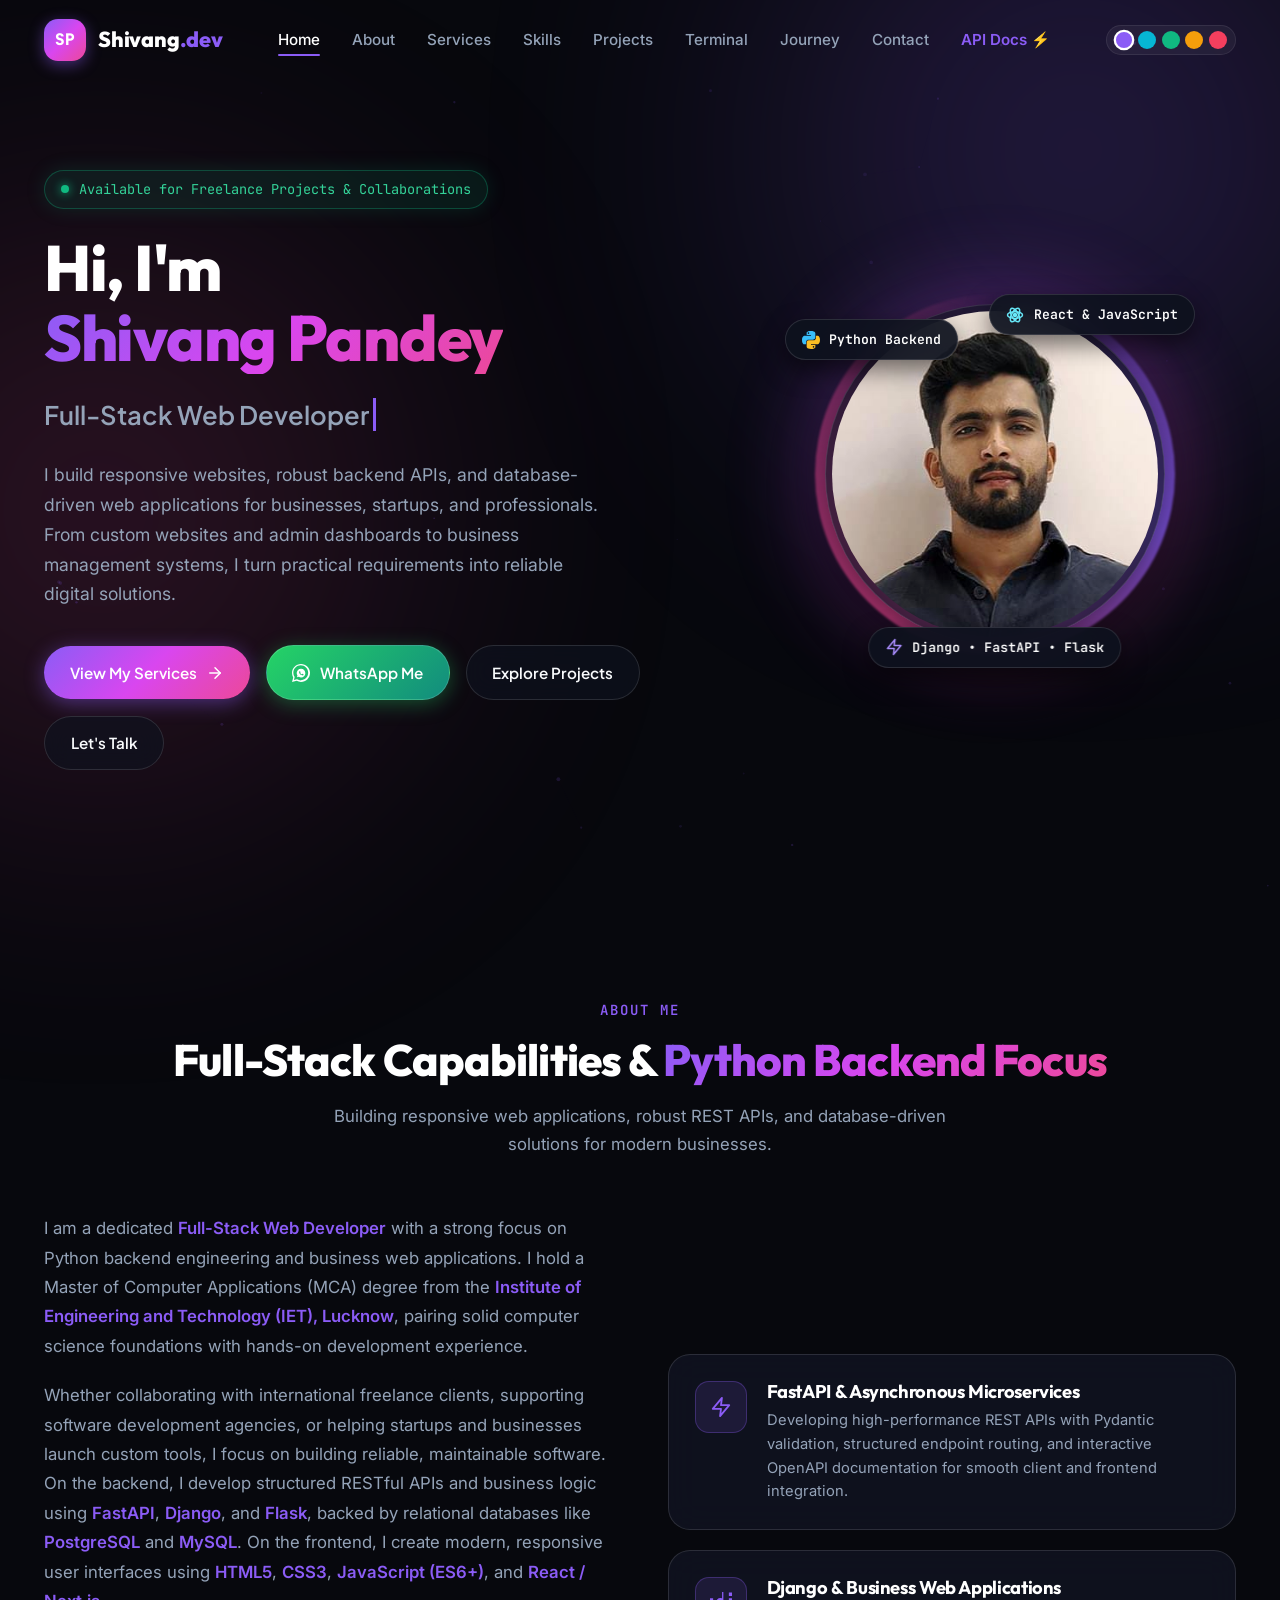
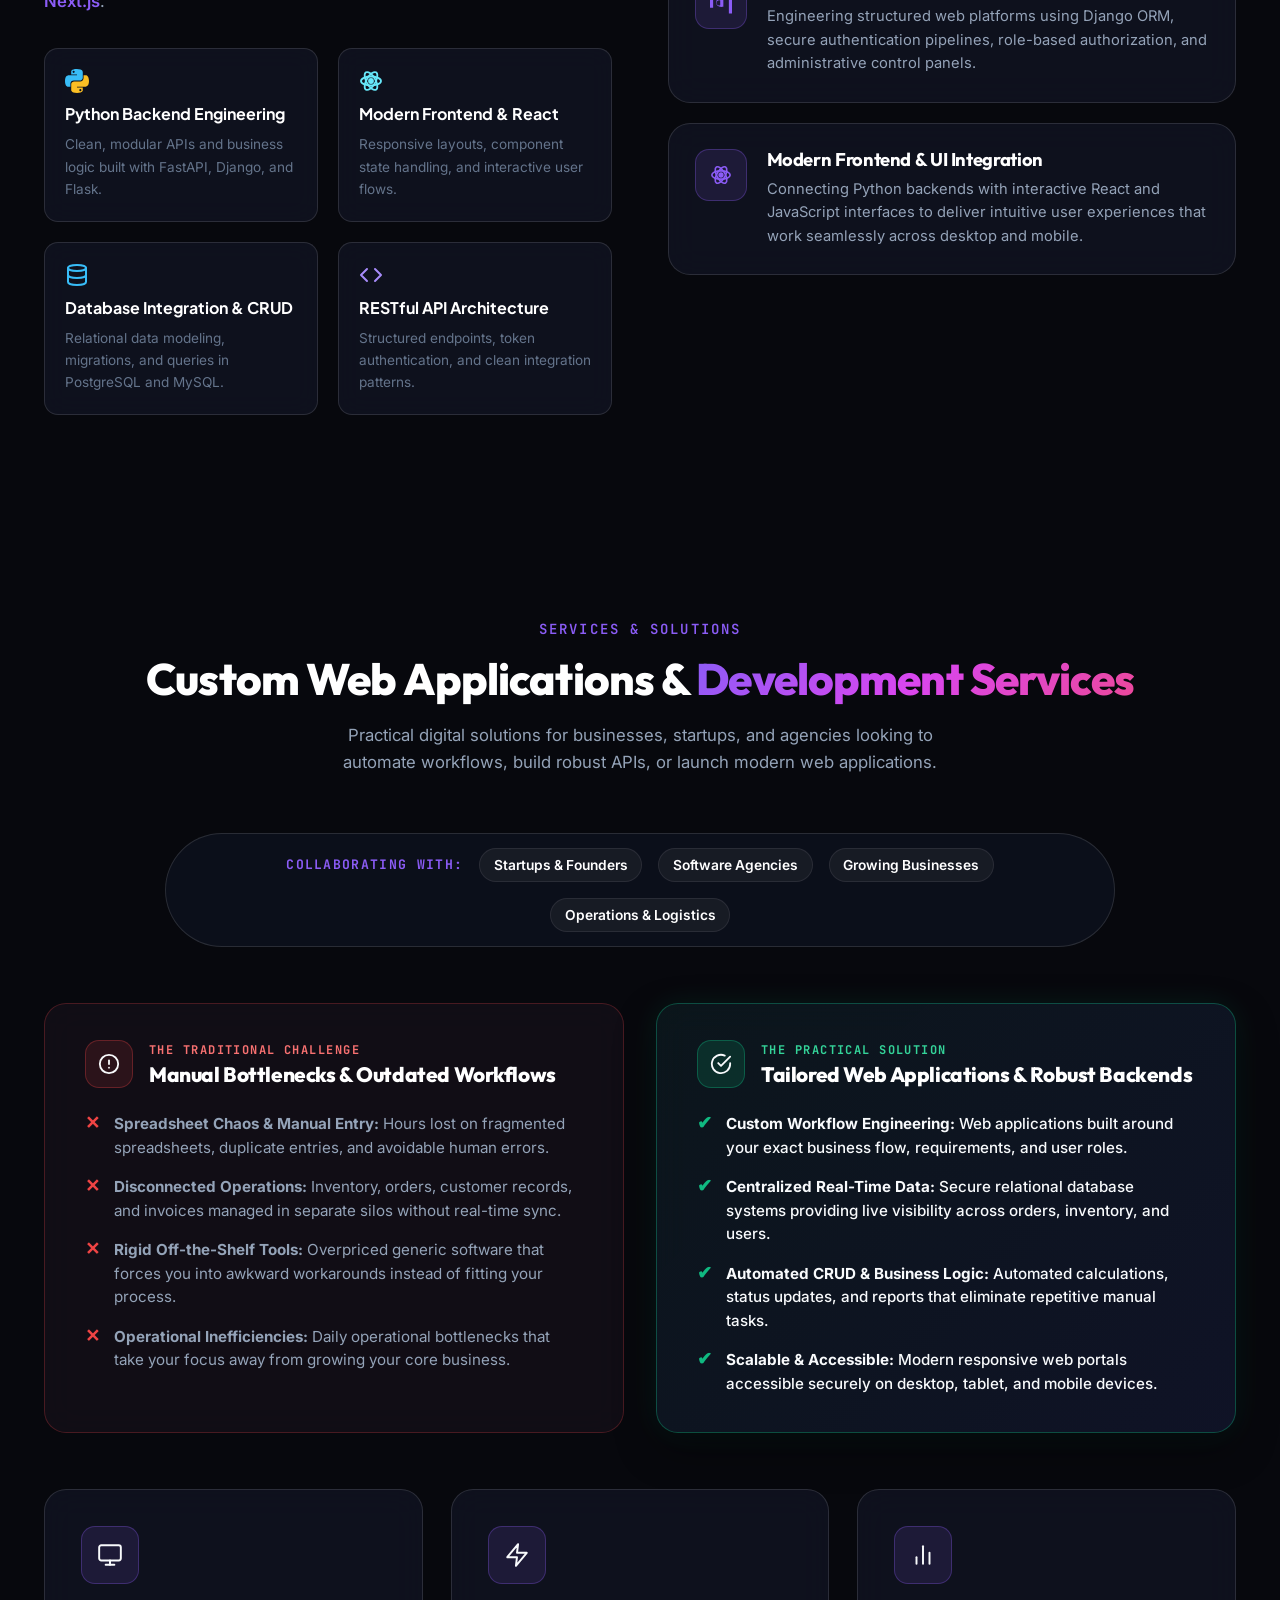
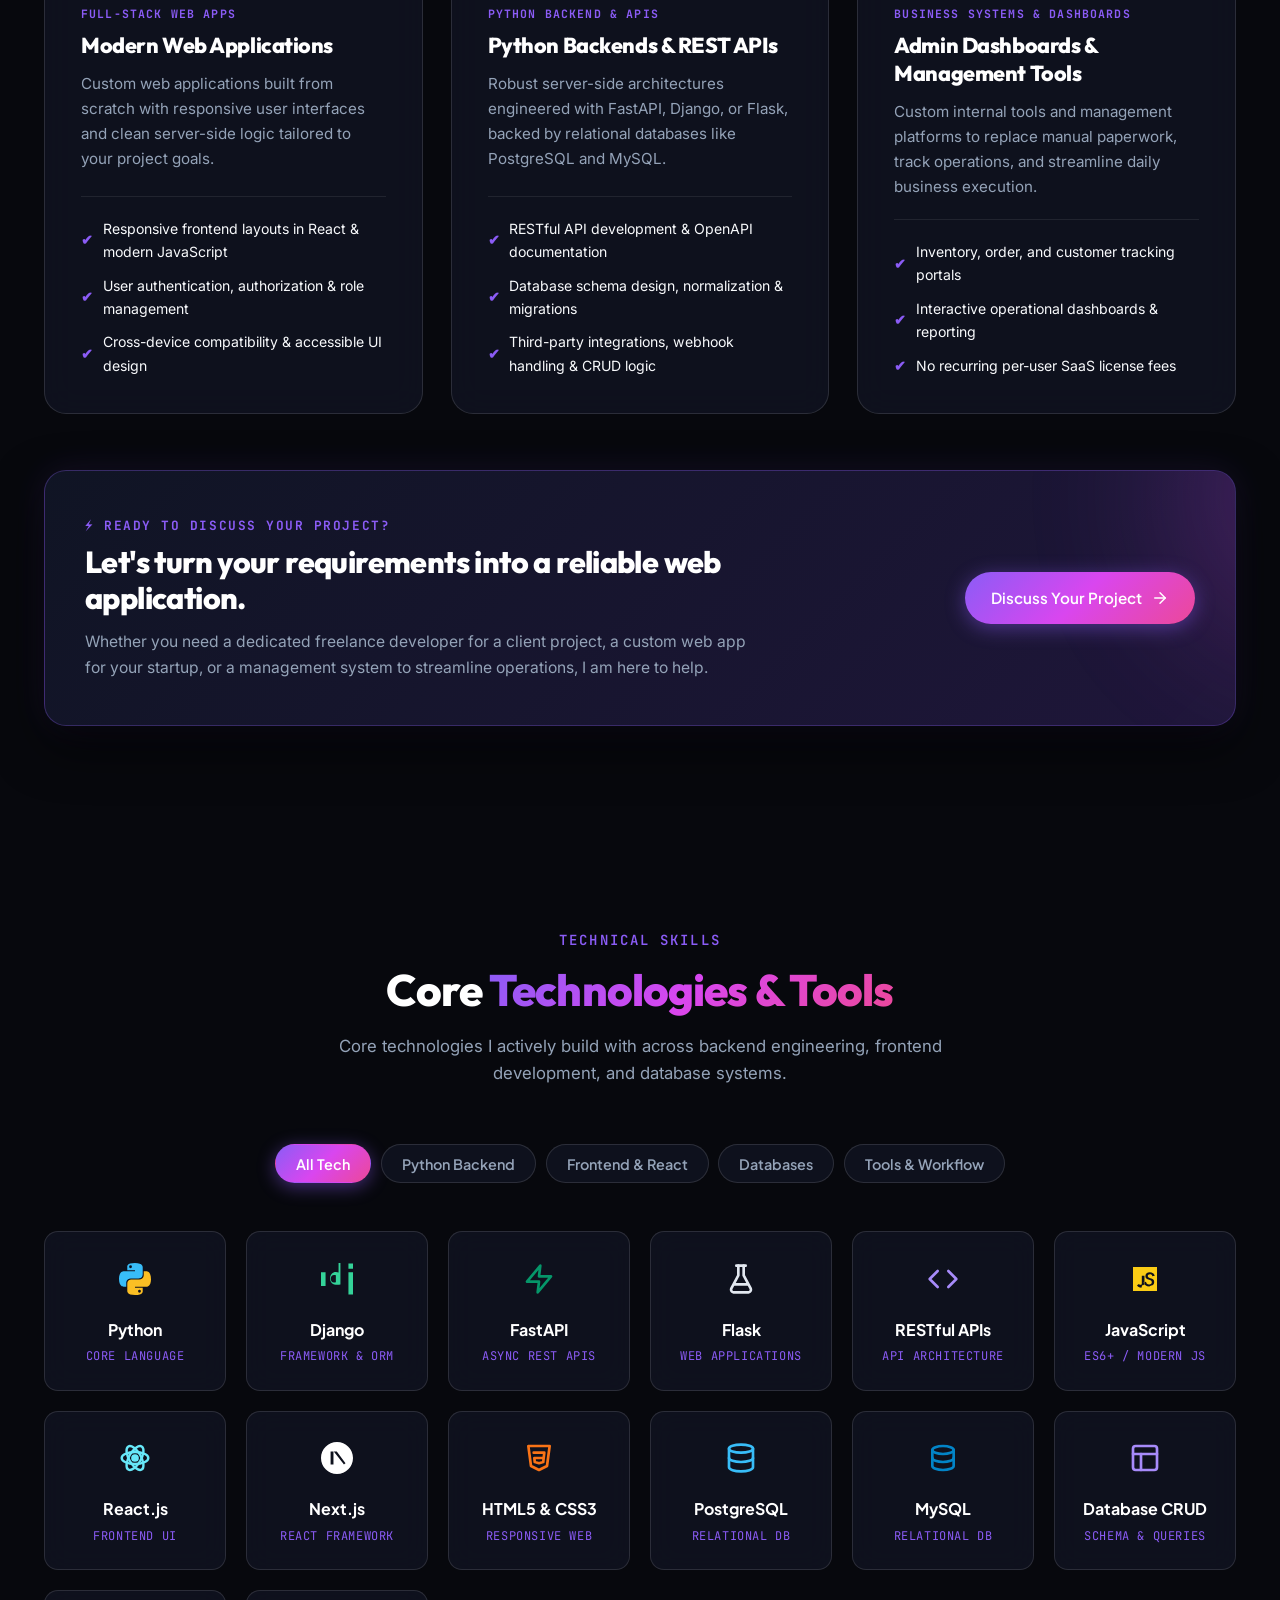
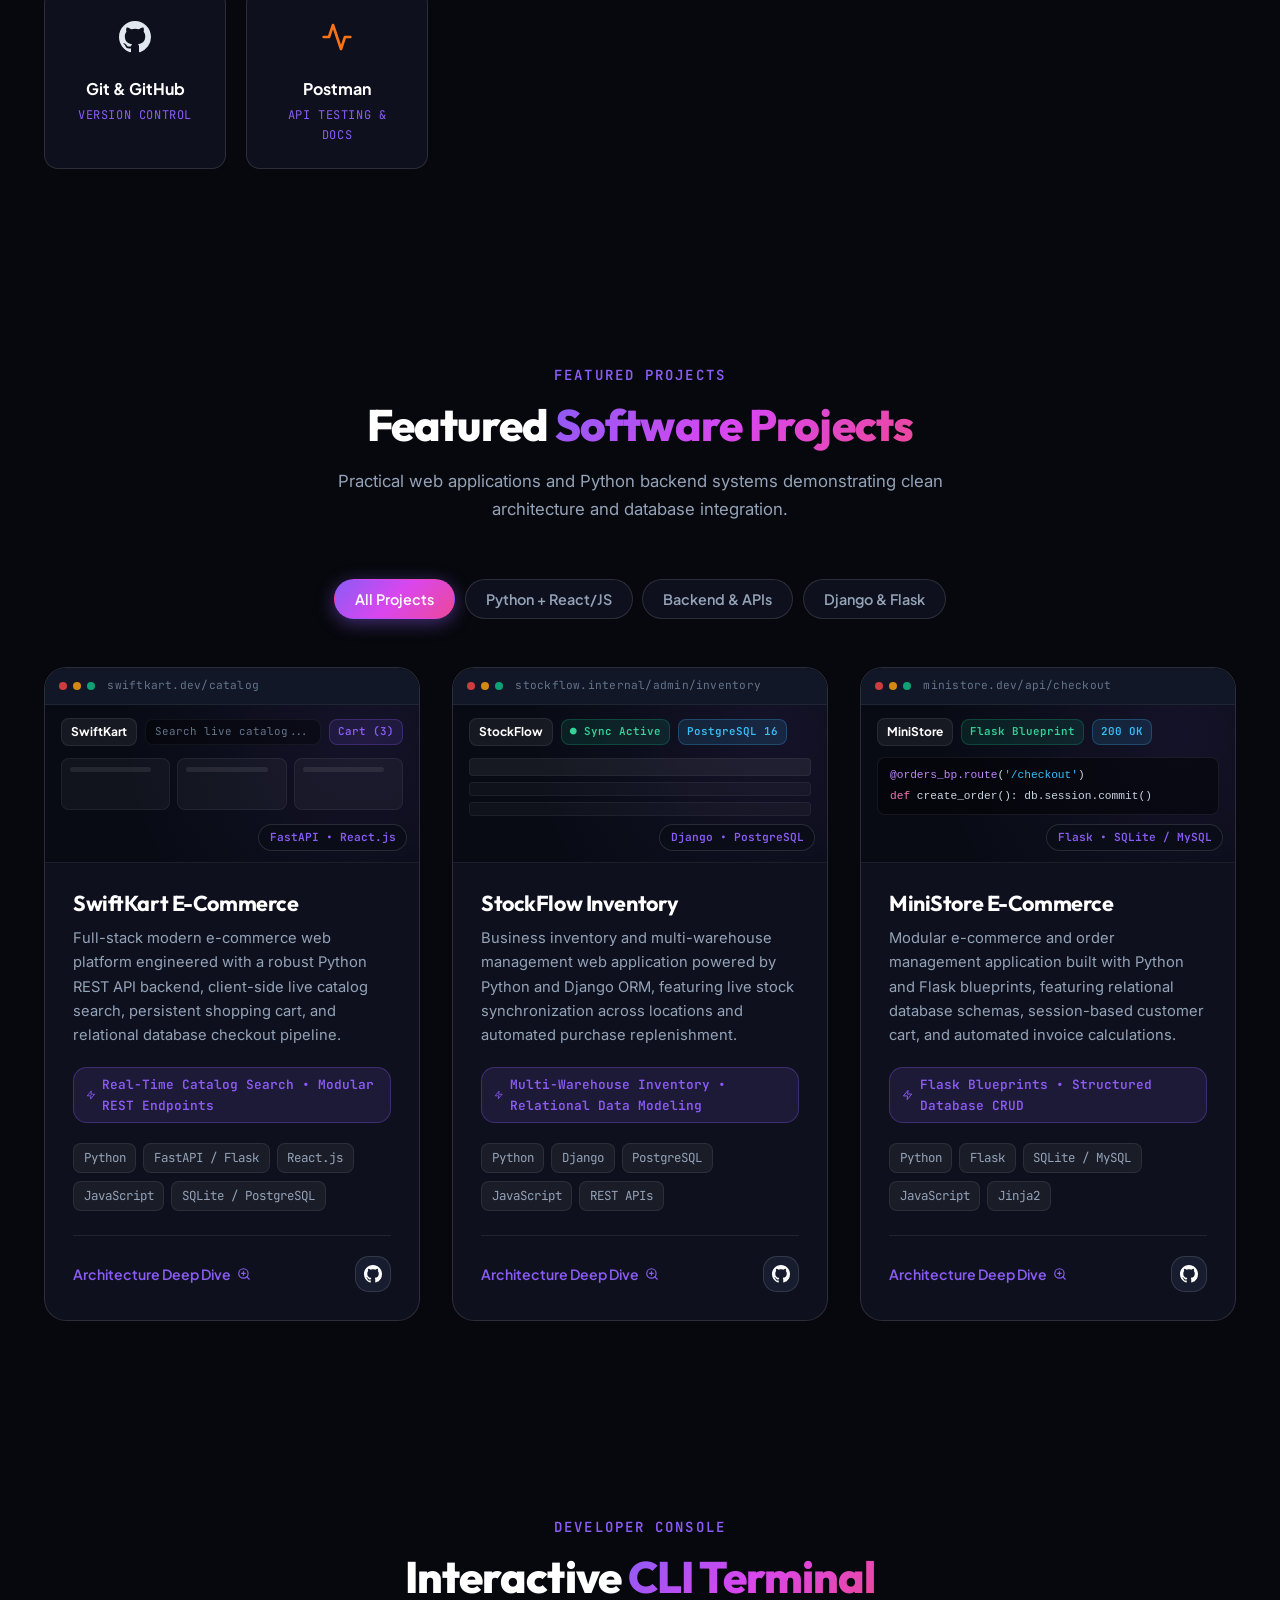
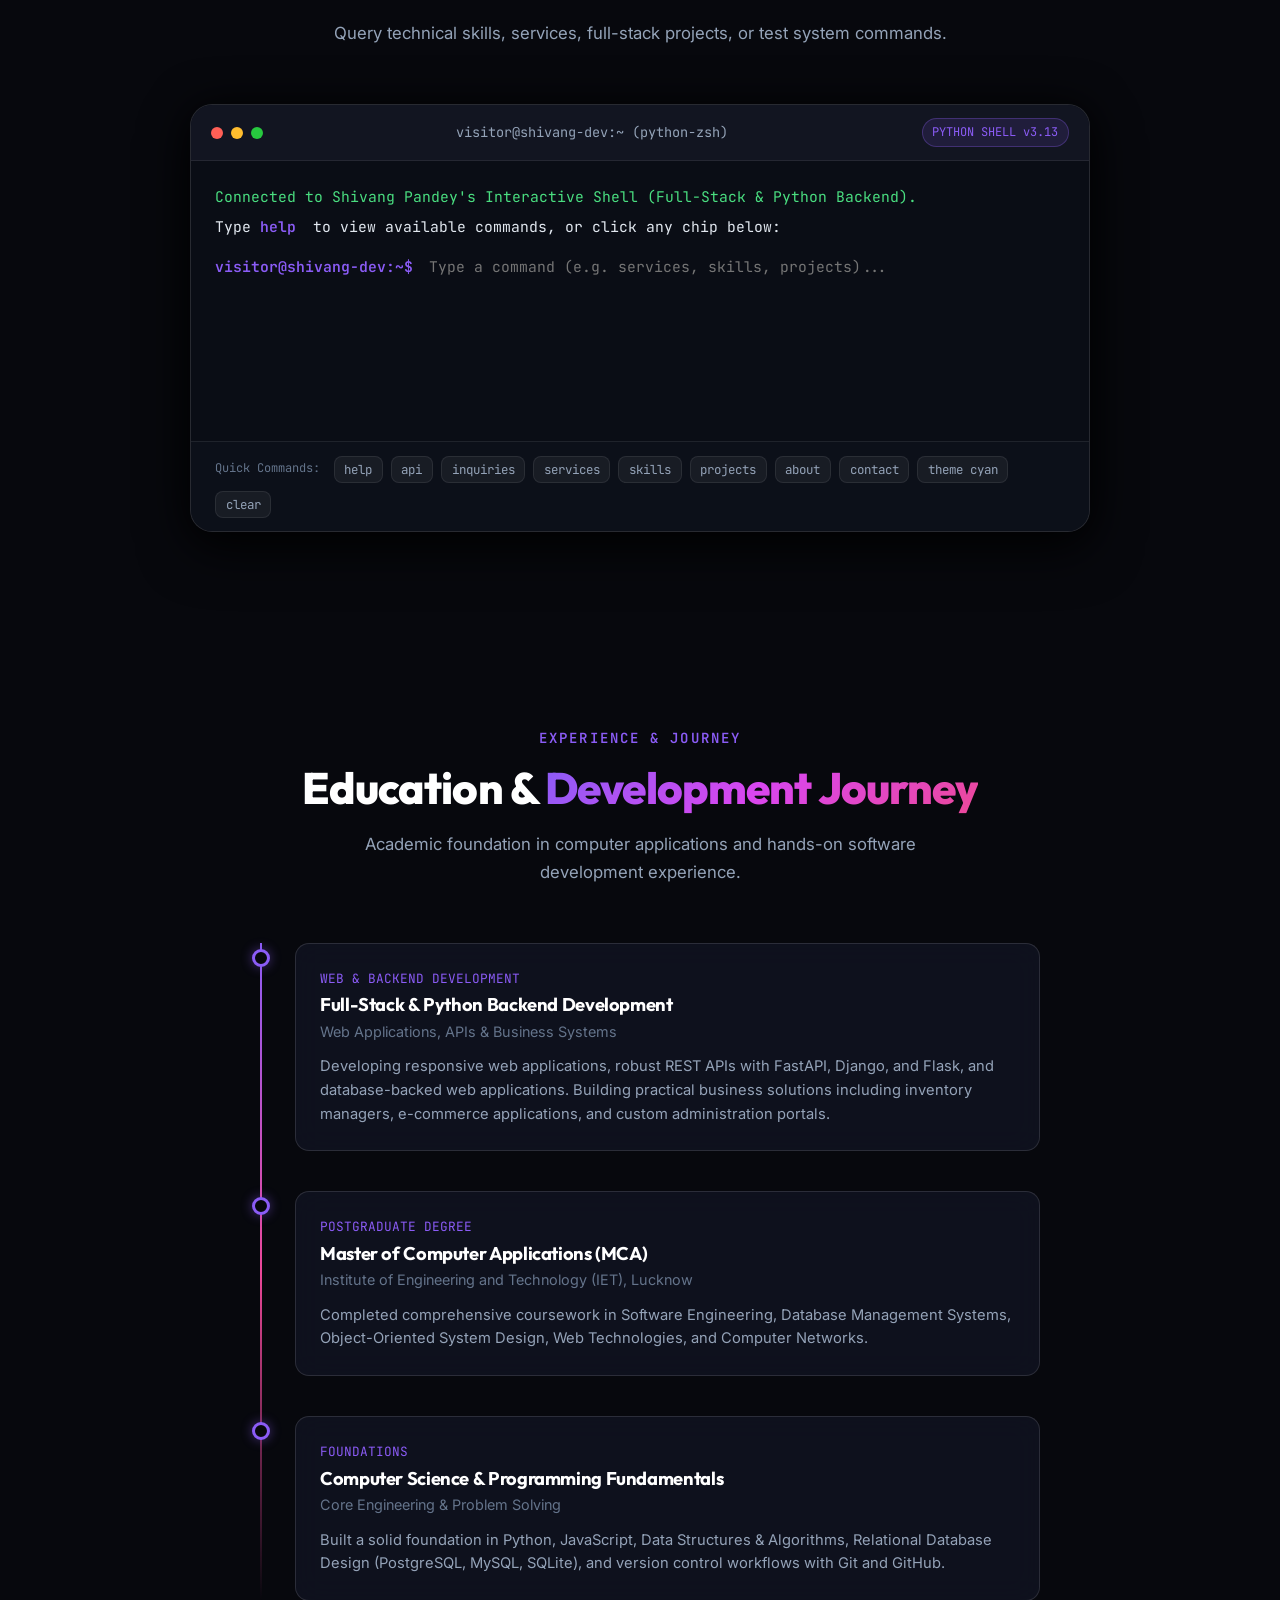
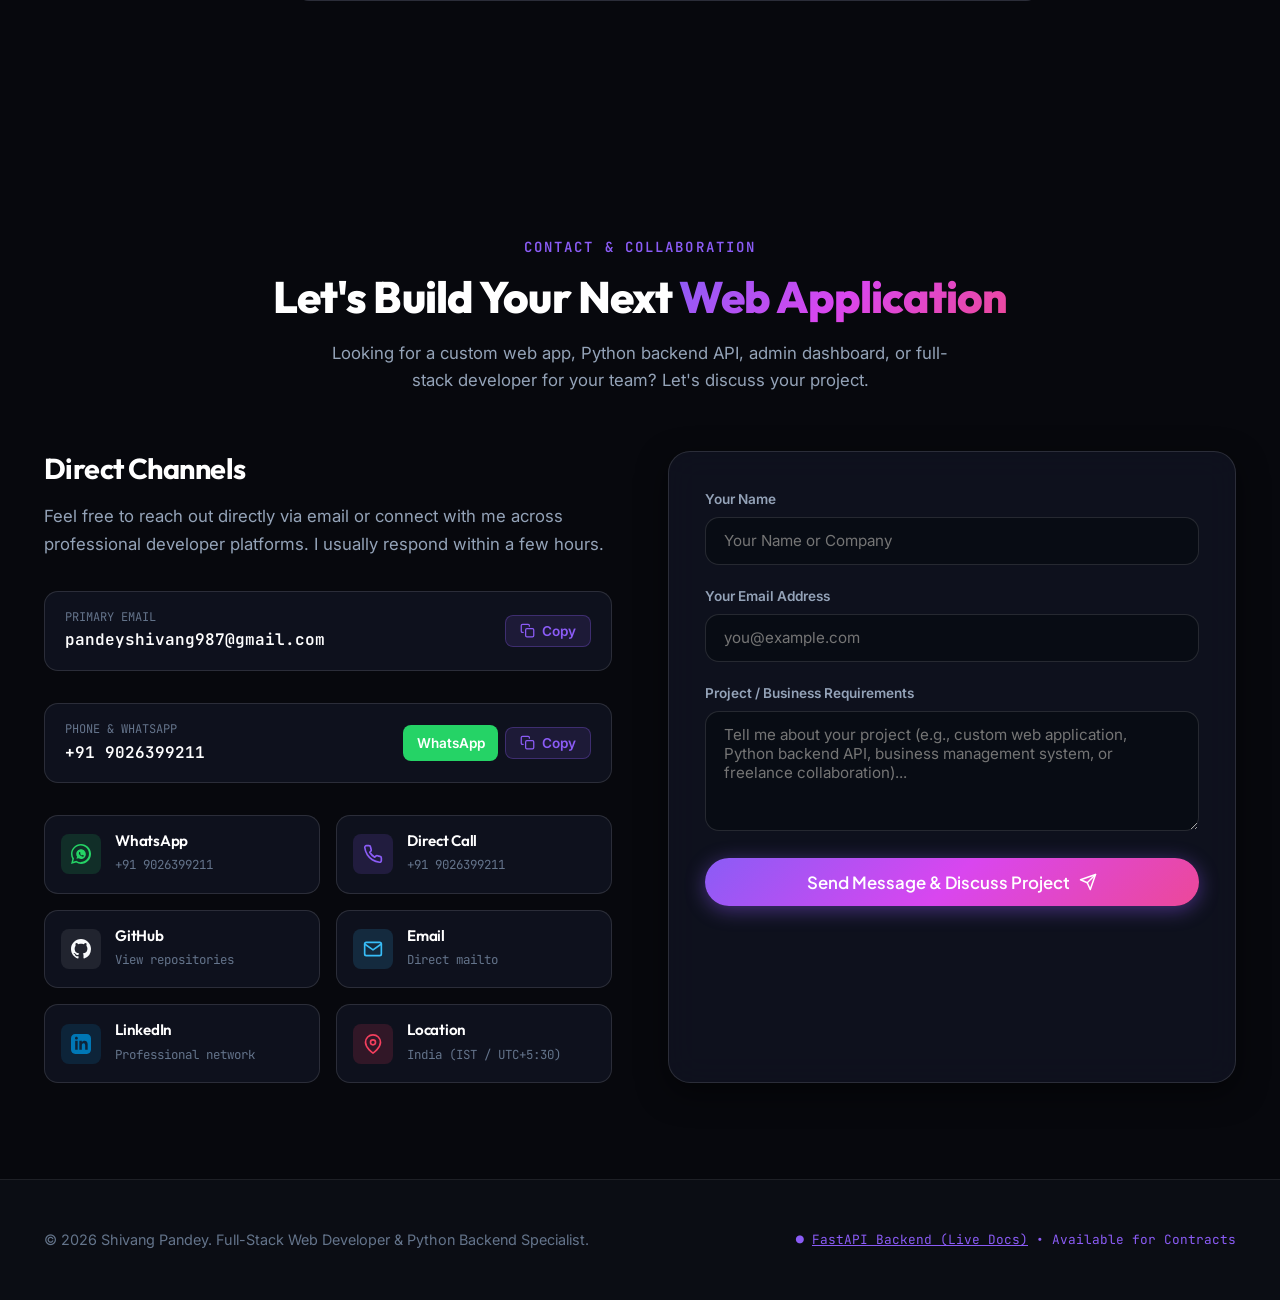
<file: index.html>
<!DOCTYPE html>
<html lang="en">
<head>
  <meta charset="UTF-8">
  <meta name="viewport" content="width=device-width, initial-scale=1.0">
  <title>Shivang Pandey | Full-Stack Web Developer &amp; Python Backend Specialist</title>
  <meta name="description" content="Official portfolio of Shivang Pandey - Full-Stack Web Developer specializing in Python backend development (FastAPI, Django, Flask), modern web applications (React, JavaScript), and custom business solutions.">
  <meta name="keywords" content="Shivang Pandey, Full-Stack Web Developer, Python Backend Developer, Django, FastAPI, Flask, React, JavaScript, REST APIs, PostgreSQL, MySQL">
  <meta name="author" content="Shivang Pandey">
  <meta name="theme-color" content="#08090e">

  <!-- OpenGraph Meta Tags -->
  <meta property="og:title" content="Shivang Pandey | Full-Stack Web Developer &amp; Python Backend Specialist">
  <meta property="og:description" content="Explore custom web applications, robust Python backends (FastAPI, Django, Flask), React/JS frontends, and database solutions built by Shivang Pandey.">
  <meta property="og:image" content="assets/images/profile.jpg">
  <meta property="og:type" content="website">

  <!-- Favicon (SVG Data URI) -->
  <link rel="icon" href="data:image/svg+xml,<svg xmlns='http://www.w3.org/2000/svg' viewBox='0 0 100 100'><rect width='100' height='100' rx='20' fill='%238b5cf6'/><text x='50%' y='65%' font-size='55' font-weight='bold' fill='%23ffffff' text-anchor='middle' font-family='sans-serif'>SP</text></svg>">

  <!-- Stylesheet -->
  <link rel="stylesheet" href="css/style.css">
</head>
<body>

  <!-- Interactive Constellation Canvas Background -->
  <canvas id="particle-canvas"></canvas>

  <!-- Ambient Radial Glow Orbs -->
  <div class="ambient-glow ambient-glow-1"></div>
  <div class="ambient-glow ambient-glow-2"></div>

  <!-- ==========================================================================
       Glassmorphism Navigation Header
       ========================================================================== -->
  <header class="header">
    <div class="container nav-container">
      <!-- Brand Logo -->
      <a href="#home" class="brand-logo" aria-label="Shivang Pandey Home">
        <div class="logo-icon-wrap">SP</div>
        <span class="logo-text">Shivang<span class="logo-sub">.dev</span></span>
      </a>

      <!-- Desktop Navigation Menu -->
      <ul class="nav-links" id="nav-links">
        <li><a href="#home" class="nav-link active">Home</a></li>
        <li><a href="#about" class="nav-link">About</a></li>
        <li><a href="#services" class="nav-link">Services</a></li>
        <li><a href="#skills" class="nav-link">Skills</a></li>
        <li><a href="#projects" class="nav-link">Projects</a></li>
        <li><a href="#terminal" class="nav-link">Terminal</a></li>
        <li><a href="#journey" class="nav-link">Journey</a></li>
        <li><a href="#contact" class="nav-link">Contact</a></li>
        <li><a href="/docs" target="_blank" class="nav-link" title="FastAPI Interactive Swagger Docs" style="color: var(--accent-primary); font-weight: 600;">API Docs ⚡</a></li>
      </ul>

      <!-- Nav Actions (Theme Switcher + Resume CTA) -->
      <div class="nav-actions">
        <!-- Dynamic Theme Accent Picker -->
        <div class="theme-picker" title="Switch Accent Theme">
          <div class="theme-dot active" data-pick="violet" title="Electric Violet"></div>
          <div class="theme-dot" data-pick="cyan" title="Cyber Cyan"></div>
          <div class="theme-dot" data-pick="emerald" title="Matrix Emerald"></div>
          <div class="theme-dot" data-pick="amber" title="Neon Amber"></div>
          <div class="theme-dot" data-pick="rose" title="Sunset Rose"></div>
        </div>

        <!-- Download Resume Action (Temporarily hidden - restore upon request)
        <a href="assets/resume.pdf" target="_blank" download="Shivang_Pandey_Resume.pdf" class="btn btn-secondary" style="padding: 0.55rem 1.1rem; font-size: 0.85rem;">
          <svg width="16" height="16" viewBox="0 0 24 24" fill="none" stroke="currentColor" stroke-width="2" stroke-linecap="round" stroke-linejoin="round"><path d="M21 15v4a2 2 0 0 1-2 2H5a2 2 0 0 1-2-2v-4"></path><polyline points="7 10 12 15 17 10"></polyline><line x1="12" y1="15" x2="12" y2="3"></line></svg>
          <span>CV</span>
        </a>
        -->

        <!-- Mobile Hamburger Button -->
        <div class="mobile-toggle" id="mobile-toggle" aria-label="Toggle navigation menu">
          <span></span>
          <span></span>
          <span></span>
        </div>
      </div>
    </div>
  </header>

  <main>
    <!-- ==========================================================================
         Hero Section - Profile Photo, Bio & Live Counter Stats
         ========================================================================== -->
    <section class="hero" id="home">
      <div class="container hero-grid">
        <!-- Hero Information Left -->
        <div class="hero-content">
          <!-- Availability Status Pill -->
          <div class="hero-badge">
            <span class="status-pulse"></span>
            <span>Available for Freelance Projects &amp; Collaborations</span>
          </div>

          <h1 class="hero-title">
            Hi, I'm <br>
            <span class="gradient-text">Shivang Pandey</span>
          </h1>

          <!-- Typewriter Dynamic Headline -->
          <div class="hero-subtitle">
            <span id="typewriter-text"></span>
            <span class="typewriter-cursor"></span>
          </div>

          <p class="hero-description">
            I build responsive websites, robust backend APIs, and database-driven web applications for businesses, startups, and professionals. From custom websites and admin dashboards to business management systems, I turn practical requirements into reliable digital solutions.
          </p>

          <!-- Hero Action CTAs -->
          <div class="hero-actions">
            <a href="#services" class="btn btn-primary">
              <span>View My Services</span>
              <svg width="18" height="18" viewBox="0 0 24 24" fill="none" stroke="currentColor" stroke-width="2" stroke-linecap="round" stroke-linejoin="round"><line x1="5" y1="12" x2="19" y2="12"></line><polyline points="12 5 19 12 12 19"></polyline></svg>
            </a>
            <a href="https://wa.me/919026399211?text=Hi%20Shivang,%20I%20saw%20your%20portfolio%20and%20would%20like%20to%20discuss%20a%20project" target="_blank" rel="noopener noreferrer" class="btn btn-whatsapp" id="hero-whatsapp-btn" title="Chat on WhatsApp (+91 9026399211)">
              <svg width="18" height="18" viewBox="0 0 24 24" fill="currentColor"><path d="M12.031 6.172c-3.181 0-5.767 2.586-5.768 5.766-.001 1.298.38 2.27 1.019 3.287l-.711 2.598 2.669-.699c.969.54 1.771.83 2.791.83 3.182 0 5.768-2.587 5.768-5.766.001-3.18-2.585-5.816-5.768-5.816zm3.364 8.212c-.14.394-.712.723-1.002.766-.279.041-.635.078-1.85-.424-1.464-.606-2.42-2.112-2.493-2.209-.072-.098-.59-.785-.59-1.498 0-.712.373-1.063.506-1.206.133-.143.29-.179.387-.179.097 0 .193.001.277.006.088.005.207-.033.323.245.12.288.411 1.002.447 1.075.036.073.06.158.012.255-.048.097-.072.158-.144.242-.072.085-.152.19-.217.255-.072.072-.148.151-.063.297.085.145.378.623.811 1.009.559.497 1.03.651 1.176.724.145.072.23.06.315-.037.084-.097.362-.424.459-.57.096-.145.193-.12.325-.072.133.048.846.399.991.472.145.072.241.109.277.169.036.06.036.35-.104.744zM12.004 0C5.383 0 0 5.383 0 12.005c0 2.113.55 4.173 1.597 5.986L.069 23.94l6.096-1.599c1.75 1.004 3.743 1.536 5.839 1.536 6.621 0 12.004-5.383 12.004-12.005C24.008 5.383 18.625 0 12.004 0zm0 21.879c-1.834 0-3.633-.493-5.205-1.425l-.373-.222-3.864 1.013 1.031-3.766-.244-.388c-1.025-1.632-1.567-3.522-1.567-5.467 0-5.452 4.436-9.888 9.89-9.888 5.454 0 9.889 4.436 9.889 9.888 0 5.453-4.435 9.889-9.889 9.889z"/></svg>
              <span>WhatsApp Me</span>
            </a>
            <a href="#projects" class="btn btn-secondary">
              <span>Explore Projects</span>
            </a>
            <a href="#contact" class="btn btn-secondary">
              <span>Let's Talk</span>
            </a>
          </div>
        </div>

        <!-- Hero Visual Right - Glowing Profile Picture with Rotating Conic Ring -->
        <div class="hero-visual">
          <div class="profile-card-wrapper">
            <!-- Multi-layer glowing backdrop -->
            <div class="profile-ambient-glow"></div>
            <!-- Rotating Conic Gradient Ring -->
            <div class="profile-conic-ring"></div>
            <!-- Profile Avatar Frame -->
            <div class="profile-frame">
              <img src="assets/images/profile.jpg" alt="Shivang Pandey - Full-Stack Web Developer &amp; Python Backend Specialist" class="profile-img" width="340" height="340" loading="eager">
            </div>

            <!-- Floating Tech Badges (Non-overlapping Layout) -->
            <div class="floating-chip chip-top-left">
              <svg width="18" height="18" viewBox="0 0 24 24" fill="none" style="display:inline-block; vertical-align:middle;"><path d="M11.914 0C5.82 0 6.2 2.656 6.2 2.656l.006 2.752h5.81v.825H3.903S0 5.766 0 11.905c0 6.14 3.407 5.922 3.407 5.922h2.036v-2.858s-.11-3.407 3.351-3.407h5.753s3.243.052 3.243-3.136V3.243S18.307 0 11.914 0zm-3.27 1.765a1.058 1.058 0 1 1 0 2.117 1.058 1.058 0 0 1 0-2.117z" fill="#38bdf8"/><path d="M12.086 24c6.094 0 5.714-2.656 5.714-2.656l-.006-2.752h-5.81v-.825h8.113S24 18.234 24 12.095c0-6.14-3.407-5.922-3.407-5.922h-2.036v2.858s.11 3.407-3.351 3.407H9.453s-3.243-.052-3.243 3.136v5.195S5.693 24 12.086 24zm3.27-1.765a1.058 1.058 0 1 1 0-2.117 1.058 1.058 0 0 1 0 2.117z" fill="#fbbf24"/></svg>
              <span>Python Backend</span>
            </div>
            <div class="floating-chip chip-top-right">
              <svg width="18" height="18" viewBox="0 0 24 24" fill="none" stroke="#67e8f9" stroke-width="2" style="display:inline-block; vertical-align:middle;"><ellipse cx="12" cy="12" rx="10" ry="4.5"/><ellipse cx="12" cy="12" rx="10" ry="4.5" transform="rotate(60 12 12)"/><ellipse cx="12" cy="12" rx="10" ry="4.5" transform="rotate(120 12 12)"/><circle cx="12" cy="12" r="2" fill="#67e8f9"/></svg>
              <span>React &amp; JavaScript</span>
            </div>
            <div class="floating-chip chip-bottom">
              <svg width="18" height="18" viewBox="0 0 24 24" fill="none" stroke="#a78bfa" stroke-width="2" stroke-linecap="round" stroke-linejoin="round" style="display:inline-block; vertical-align:middle;"><polygon points="13 2 3 14 12 14 11 22 21 10 12 10 13 2"/></svg>
              <span>Django • FastAPI • Flask</span>
            </div>
          </div>
        </div>
      </div>
    </section>

    <!-- ==========================================================================
         About Me Section - Story, Philosophy & Core Capabilities
         ========================================================================== -->
    <section class="about" id="about">
      <div class="container">
        <div class="section-header">
          <div class="section-eyebrow">
            <span>ABOUT ME</span>
          </div>
          <h2 class="section-title">Full-Stack Capabilities &amp; <span class="gradient-text">Python Backend Focus</span></h2>
          <p class="section-desc">Building responsive web applications, robust REST APIs, and database-driven solutions for modern businesses.</p>
        </div>

        <div class="about-grid">
          <!-- Bio & Story -->
          <div class="about-bio">
            <p>
              I am a dedicated <span class="highlight-badge">Full-Stack Web Developer</span> with a strong focus on Python backend engineering and business web applications. I hold a Master of Computer Applications (MCA) degree from the <span class="highlight-badge">Institute of Engineering and Technology (IET), Lucknow</span>, pairing solid computer science foundations with hands-on development experience.
            </p>
            <p>
              Whether collaborating with international freelance clients, supporting software development agencies, or helping startups and businesses launch custom tools, I focus on building reliable, maintainable software. On the backend, I develop structured RESTful APIs and business logic using <span class="highlight-badge">FastAPI</span>, <span class="highlight-badge">Django</span>, and <span class="highlight-badge">Flask</span>, backed by relational databases like <span class="highlight-badge">PostgreSQL</span> and <span class="highlight-badge">MySQL</span>. On the frontend, I create modern, responsive user interfaces using <span class="highlight-badge">HTML5</span>, <span class="highlight-badge">CSS3</span>, <span class="highlight-badge">JavaScript (ES6+)</span>, and <span class="highlight-badge">React / Next.js</span>.
            </p>

            <!-- Highlights Matrix -->
            <div class="about-highlights">
              <div class="highlight-card">
                <div class="highlight-icon">
                  <svg width="24" height="24" viewBox="0 0 24 24" fill="none"><path d="M11.914 0C5.82 0 6.2 2.656 6.2 2.656l.006 2.752h5.81v.825H3.903S0 5.766 0 11.905c0 6.14 3.407 5.922 3.407 5.922h2.036v-2.858s-.11-3.407 3.351-3.407h5.753s3.243.052 3.243-3.136V3.243S18.307 0 11.914 0zm-3.27 1.765a1.058 1.058 0 1 1 0 2.117 1.058 1.058 0 0 1 0-2.117z" fill="#38bdf8"/><path d="M12.086 24c6.094 0 5.714-2.656 5.714-2.656l-.006-2.752h-5.81v-.825h8.113S24 18.234 24 12.095c0-6.14-3.407-5.922-3.407-5.922h-2.036v2.858s.11 3.407-3.351 3.407H9.453s-3.243-.052-3.243 3.136v5.195S5.693 24 12.086 24zm3.27-1.765a1.058 1.058 0 1 1 0-2.117 1.058 1.058 0 0 1 0 2.117z" fill="#fbbf24"/></svg>
                </div>
                <div class="highlight-title">Python Backend Engineering</div>
                <div class="highlight-desc">Clean, modular APIs and business logic built with FastAPI, Django, and Flask.</div>
              </div>
              <div class="highlight-card">
                <div class="highlight-icon">
                  <svg width="24" height="24" viewBox="0 0 24 24" fill="none" stroke="#67e8f9" stroke-width="1.8"><ellipse cx="12" cy="12" rx="10" ry="4.5"/><ellipse cx="12" cy="12" rx="10" ry="4.5" transform="rotate(60 12 12)"/><ellipse cx="12" cy="12" rx="10" ry="4.5" transform="rotate(120 12 12)"/><circle cx="12" cy="12" r="2" fill="#67e8f9"/></svg>
                </div>
                <div class="highlight-title">Modern Frontend &amp; React</div>
                <div class="highlight-desc">Responsive layouts, component state handling, and interactive user flows.</div>
              </div>
              <div class="highlight-card">
                <div class="highlight-icon">
                  <svg width="24" height="24" viewBox="0 0 24 24" fill="none" stroke="#38bdf8" stroke-width="2" stroke-linecap="round" stroke-linejoin="round"><ellipse cx="12" cy="5" rx="9" ry="3"/><path d="M21 12c0 1.66-4 3-9 3s-9-1.34-9-3"/><path d="M3 5v14c0 1.66 4 3 9 3s9-1.34 9-3V5"/></svg>
                </div>
                <div class="highlight-title">Database Integration &amp; CRUD</div>
                <div class="highlight-desc">Relational data modeling, migrations, and queries in PostgreSQL and MySQL.</div>
              </div>
              <div class="highlight-card">
                <div class="highlight-icon">
                  <svg width="24" height="24" viewBox="0 0 24 24" fill="none" stroke="#a78bfa" stroke-width="2" stroke-linecap="round" stroke-linejoin="round"><polyline points="16 18 22 12 16 6"/><polyline points="8 6 2 12 8 18"/></svg>
                </div>
                <div class="highlight-title">RESTful API Architecture</div>
                <div class="highlight-desc">Structured endpoints, token authentication, and clean integration patterns.</div>
              </div>
            </div>
          </div>

          <!-- Core Pillars -->
          <div class="pillars-container">
            <div class="pillar-card">
              <div class="pillar-icon-box">
                <svg width="22" height="22" viewBox="0 0 24 24" fill="none" stroke="currentColor" stroke-width="2" stroke-linecap="round" stroke-linejoin="round"><polygon points="13 2 3 14 12 14 11 22 21 10 12 10 13 2"/></svg>
              </div>
              <div class="pillar-content">
                <h4>FastAPI &amp; Asynchronous Microservices</h4>
                <p>Developing high-performance REST APIs with Pydantic validation, structured endpoint routing, and interactive OpenAPI documentation for smooth client and frontend integration.</p>
              </div>
            </div>

            <div class="pillar-card">
              <div class="pillar-icon-box">
                <svg width="22" height="22" viewBox="0 0 24 24" fill="currentColor"><path d="M11.146 0h3.424v16.143c-.768.125-1.503.177-2.19.177-3.642 0-5.534-1.63-5.534-4.757 0-3.048 1.848-4.898 4.3-4.898.814 0 1.488.156 2.02.438V0zm0 9.245c-.375-.157-.843-.25-1.374-.25-1.5 0-2.436 1.047-2.436 2.875 0 1.765.86 2.765 2.374 2.765.453 0 .999-.062 1.436-.188V9.245zM20.576 6.844h3.424v16.718h-3.424V6.844zM20.576.438h3.424v3.875h-3.424V.438zM0 6.844h3.424v10.437H0V6.844z"/></svg>
              </div>
              <div class="pillar-content">
                <h4>Django &amp; Business Web Applications</h4>
                <p>Engineering structured web platforms using Django ORM, secure authentication pipelines, role-based authorization, and administrative control panels.</p>
              </div>
            </div>

            <div class="pillar-card">
              <div class="pillar-icon-box">
                <svg width="22" height="22" viewBox="0 0 24 24" fill="none" stroke="currentColor" stroke-width="1.8"><ellipse cx="12" cy="12" rx="10" ry="4.5"/><ellipse cx="12" cy="12" rx="10" ry="4.5" transform="rotate(60 12 12)"/><ellipse cx="12" cy="12" rx="10" ry="4.5" transform="rotate(120 12 12)"/><circle cx="12" cy="12" r="2" fill="currentColor"/></svg>
              </div>
              <div class="pillar-content">
                <h4>Modern Frontend &amp; UI Integration</h4>
                <p>Connecting Python backends with interactive React and JavaScript interfaces to deliver intuitive user experiences that work seamlessly across desktop and mobile.</p>
              </div>
            </div>
          </div>
        </div>
      </div>
    </section>

    <!-- ==========================================================================
         Services & Custom Business Solutions Section
         ========================================================================== -->
    <section class="services" id="services">
      <div class="container">
        <!-- Section Header -->
        <div class="section-header">
          <div class="section-eyebrow">
            <span>SERVICES &amp; SOLUTIONS</span>
          </div>
          <h2 class="section-title">Custom Web Applications &amp; <span class="gradient-text">Development Services</span></h2>
          <p class="section-desc">Practical digital solutions for businesses, startups, and agencies looking to automate workflows, build robust APIs, or launch modern web applications.</p>
        </div>

        <!-- Target Audience Strip -->
        <div class="target-audience-bar">
          <span class="target-audience-label">Collaborating With:</span>
          <span class="audience-pill">Startups &amp; Founders</span>
          <span class="audience-pill">Software Agencies</span>
          <span class="audience-pill">Growing Businesses</span>
          <span class="audience-pill">Operations &amp; Logistics</span>
        </div>

        <!-- Old Method vs Modern Custom Software (The Transformation) -->
        <div class="transformation-grid">
          <!-- The Traditional Problem -->
          <div class="trans-card trans-card-old">
            <div class="trans-header">
              <div class="trans-icon">
                <svg width="22" height="22" viewBox="0 0 24 24" fill="none" stroke="currentColor" stroke-width="2" stroke-linecap="round" stroke-linejoin="round"><circle cx="12" cy="12" r="10"/><line x1="12" y1="8" x2="12" y2="12"/><line x1="12" y1="16" x2="12.01" y2="16"/></svg>
              </div>
              <div>
                <div class="trans-tag">The Traditional Challenge</div>
                <h3 class="trans-title">Manual Bottlenecks &amp; Outdated Workflows</h3>
              </div>
            </div>
            <ul class="trans-list">
              <li>
                <span class="trans-badge-icon">✕</span>
                <span><strong>Spreadsheet Chaos &amp; Manual Entry:</strong> Hours lost on fragmented spreadsheets, duplicate entries, and avoidable human errors.</span>
              </li>
              <li>
                <span class="trans-badge-icon">✕</span>
                <span><strong>Disconnected Operations:</strong> Inventory, orders, customer records, and invoices managed in separate silos without real-time sync.</span>
              </li>
              <li>
                <span class="trans-badge-icon">✕</span>
                <span><strong>Rigid Off-the-Shelf Tools:</strong> Overpriced generic software that forces you into awkward workarounds instead of fitting your process.</span>
              </li>
              <li>
                <span class="trans-badge-icon">✕</span>
                <span><strong>Operational Inefficiencies:</strong> Daily operational bottlenecks that take your focus away from growing your core business.</span>
              </li>
            </ul>
          </div>

          <!-- The Custom Web Solution -->
          <div class="trans-card trans-card-new">
            <div class="trans-header">
              <div class="trans-icon">
                <svg width="22" height="22" viewBox="0 0 24 24" fill="none" stroke="currentColor" stroke-width="2" stroke-linecap="round" stroke-linejoin="round"><path d="M22 11.08V12a10 10 0 1 1-5.93-9.14"/><polyline points="22 4 12 14.01 9 11.01"/></svg>
              </div>
              <div>
                <div class="trans-tag">The Practical Solution</div>
                <h3 class="trans-title">Tailored Web Applications &amp; Robust Backends</h3>
              </div>
            </div>
            <ul class="trans-list">
              <li>
                <span class="trans-badge-icon">✔</span>
                <span><strong>Custom Workflow Engineering:</strong> Web applications built around your exact business flow, requirements, and user roles.</span>
              </li>
              <li>
                <span class="trans-badge-icon">✔</span>
                <span><strong>Centralized Real-Time Data:</strong> Secure relational database systems providing live visibility across orders, inventory, and users.</span>
              </li>
              <li>
                <span class="trans-badge-icon">✔</span>
                <span><strong>Automated CRUD &amp; Business Logic:</strong> Automated calculations, status updates, and reports that eliminate repetitive manual tasks.</span>
              </li>
              <li>
                <span class="trans-badge-icon">✔</span>
                <span><strong>Scalable &amp; Accessible:</strong> Modern responsive web portals accessible securely on desktop, tablet, and mobile devices.</span>
              </li>
            </ul>
          </div>
        </div>

        <!-- 3 Clear Service Pillars -->
        <div class="business-pillars-grid">
          <!-- Pillar 1 -->
          <div class="b-pillar-card">
            <div class="b-pillar-icon">
              <svg width="26" height="26" viewBox="0 0 24 24" fill="none" stroke="currentColor" stroke-width="1.8" stroke-linecap="round" stroke-linejoin="round"><rect x="2" y="3" width="20" height="14" rx="2" ry="2"/><line x1="8" y1="21" x2="16" y2="21"/><line x1="12" y1="17" x2="12" y2="21"/></svg>
            </div>
            <div class="b-pillar-tag">FULL-STACK WEB APPS</div>
            <h3 class="b-pillar-title">Modern Web Applications</h3>
            <p class="b-pillar-desc">Custom web applications built from scratch with responsive user interfaces and clean server-side logic tailored to your project goals.</p>
            <ul class="b-pillar-features">
              <li><span>✔</span> <span>Responsive frontend layouts in React &amp; modern JavaScript</span></li>
              <li><span>✔</span> <span>User authentication, authorization &amp; role management</span></li>
              <li><span>✔</span> <span>Cross-device compatibility &amp; accessible UI design</span></li>
            </ul>
          </div>

          <!-- Pillar 2 -->
          <div class="b-pillar-card">
            <div class="b-pillar-icon">
              <svg width="26" height="26" viewBox="0 0 24 24" fill="none" stroke="currentColor" stroke-width="1.8" stroke-linecap="round" stroke-linejoin="round"><polygon points="13 2 3 14 12 14 11 22 21 10 12 10 13 2"/></svg>
            </div>
            <div class="b-pillar-tag">PYTHON BACKEND &amp; APIS</div>
            <h3 class="b-pillar-title">Python Backends &amp; REST APIs</h3>
            <p class="b-pillar-desc">Robust server-side architectures engineered with FastAPI, Django, or Flask, backed by relational databases like PostgreSQL and MySQL.</p>
            <ul class="b-pillar-features">
              <li><span>✔</span> <span>RESTful API development &amp; OpenAPI documentation</span></li>
              <li><span>✔</span> <span>Database schema design, normalization &amp; migrations</span></li>
              <li><span>✔</span> <span>Third-party integrations, webhook handling &amp; CRUD logic</span></li>
            </ul>
          </div>

          <!-- Pillar 3 -->
          <div class="b-pillar-card">
            <div class="b-pillar-icon">
              <svg width="26" height="26" viewBox="0 0 24 24" fill="none" stroke="currentColor" stroke-width="1.8" stroke-linecap="round" stroke-linejoin="round"><path d="M18 20V10"/><path d="M12 20V4"/><path d="M6 20v-6"/></svg>
            </div>
            <div class="b-pillar-tag">BUSINESS SYSTEMS &amp; DASHBOARDS</div>
            <h3 class="b-pillar-title">Admin Dashboards &amp; Management Tools</h3>
            <p class="b-pillar-desc">Custom internal tools and management platforms to replace manual paperwork, track operations, and streamline daily business execution.</p>
            <ul class="b-pillar-features">
              <li><span>✔</span> <span>Inventory, order, and customer tracking portals</span></li>
              <li><span>✔</span> <span>Interactive operational dashboards &amp; reporting</span></li>
              <li><span>✔</span> <span>No recurring per-user SaaS license fees</span></li>
            </ul>
          </div>
        </div>

        <!-- Direct Consultation CTA -->
        <div class="consultation-banner">
          <div class="consultation-content">
            <div class="consultation-eyebrow">
              <span>⚡ READY TO DISCUSS YOUR PROJECT?</span>
            </div>
            <h3 class="consultation-title">Let's turn your requirements into a reliable web application.</h3>
            <p class="consultation-desc">Whether you need a dedicated freelance developer for a client project, a custom web app for your startup, or a management system to streamline operations, I am here to help.</p>
          </div>
          <div class="consultation-actions">
            <a href="#contact" class="btn btn-primary">
              <span>Discuss Your Project</span>
              <svg width="18" height="18" viewBox="0 0 24 24" fill="none" stroke="currentColor" stroke-width="2" stroke-linecap="round" stroke-linejoin="round"><line x1="5" y1="12" x2="19" y2="12"></line><polyline points="12 5 19 12 12 19"></polyline></svg>
            </a>
          </div>
        </div>
      </div>
    </section>

    <!-- ==========================================================================
         Skills Matrix Section - Filterable & Categorized
         ========================================================================== -->
    <section class="skills" id="skills">
      <div class="container">
        <div class="section-header">
          <div class="section-eyebrow">
            <span>TECHNICAL SKILLS</span>
          </div>
          <h2 class="section-title">Core <span class="gradient-text">Technologies &amp; Tools</span></h2>
          <p class="section-desc">Core technologies I actively build with across backend engineering, frontend development, and database systems.</p>
        </div>

        <!-- Filter Tabs -->
        <div class="filter-tabs">
          <button class="filter-tab skill-tab active" data-skill-filter="all">All Tech</button>
          <button class="filter-tab skill-tab" data-skill-filter="backend">Python Backend</button>
          <button class="filter-tab skill-tab" data-skill-filter="frontend">Frontend &amp; React</button>
          <button class="filter-tab skill-tab" data-skill-filter="db">Databases</button>
          <button class="filter-tab skill-tab" data-skill-filter="tools">Tools &amp; Workflow</button>
        </div>

        <!-- Skills Grid -->
        <div class="skills-grid" id="skills-grid">
          <!-- Python -->
          <div class="skill-card" data-skill-cat="backend">
            <div class="skill-icon">
              <svg width="34" height="34" viewBox="0 0 24 24" fill="none"><path d="M11.914 0C5.82 0 6.2 2.656 6.2 2.656l.006 2.752h5.81v.825H3.903S0 5.766 0 11.905c0 6.14 3.407 5.922 3.407 5.922h2.036v-2.858s-.11-3.407 3.351-3.407h5.753s3.243.052 3.243-3.136V3.243S18.307 0 11.914 0zm-3.27 1.765a1.058 1.058 0 1 1 0 2.117 1.058 1.058 0 0 1 0-2.117z" fill="#38bdf8"/><path d="M12.086 24c6.094 0 5.714-2.656 5.714-2.656l-.006-2.752h-5.81v-.825h8.113S24 18.234 24 12.095c0-6.14-3.407-5.922-3.407-5.922h-2.036v2.858s.11 3.407-3.351 3.407H9.453s-3.243-.052-3.243 3.136v5.195S5.693 24 12.086 24zm3.27-1.765a1.058 1.058 0 1 1 0-2.117 1.058 1.058 0 0 1 0 2.117z" fill="#fbbf24"/></svg>
            </div>
            <div class="skill-name">Python</div>
            <div class="skill-category">Core Language</div>
          </div>

          <!-- Django -->
          <div class="skill-card" data-skill-cat="backend">
            <div class="skill-icon">
              <svg width="34" height="34" viewBox="0 0 24 24" fill="currentColor" color="#34d399"><path d="M11.146 0h3.424v16.143c-.768.125-1.503.177-2.19.177-3.642 0-5.534-1.63-5.534-4.757 0-3.048 1.848-4.898 4.3-4.898.814 0 1.488.156 2.02.438V0zm0 9.245c-.375-.157-.843-.25-1.374-.25-1.5 0-2.436 1.047-2.436 2.875 0 1.765.86 2.765 2.374 2.765.453 0 .999-.062 1.436-.188V9.245zM20.576 6.844h3.424v16.718h-3.424V6.844zM20.576.438h3.424v3.875h-3.424V.438zM0 6.844h3.424v10.437H0V6.844z"/></svg>
            </div>
            <div class="skill-name">Django</div>
            <div class="skill-category">Framework &amp; ORM</div>
          </div>

          <!-- FastAPI -->
          <div class="skill-card" data-skill-cat="backend">
            <div class="skill-icon">
              <svg width="34" height="34" viewBox="0 0 24 24" fill="none" stroke="#059669" stroke-width="2" stroke-linecap="round" stroke-linejoin="round"><polygon points="13 2 3 14 12 14 11 22 21 10 12 10 13 2"/></svg>
            </div>
            <div class="skill-name">FastAPI</div>
            <div class="skill-category">Async REST APIs</div>
          </div>

          <!-- Flask -->
          <div class="skill-card" data-skill-cat="backend">
            <div class="skill-icon">
              <svg width="34" height="34" viewBox="0 0 24 24" fill="none" stroke="#e2e8f0" stroke-width="2" stroke-linecap="round" stroke-linejoin="round"><path d="M10 2v7.31L4.67 19.3A2 2 0 0 0 6.4 22h11.2a2 2 0 0 0 1.73-2.7L14 9.31V2"/><path d="M8.5 2h7"/><path d="M7 16h10"/></svg>
            </div>
            <div class="skill-name">Flask</div>
            <div class="skill-category">Web Applications</div>
          </div>

          <!-- RESTful APIs -->
          <div class="skill-card" data-skill-cat="backend">
            <div class="skill-icon">
              <svg width="34" height="34" viewBox="0 0 24 24" fill="none" stroke="#a78bfa" stroke-width="2" stroke-linecap="round" stroke-linejoin="round"><polyline points="16 18 22 12 16 6"/><polyline points="8 6 2 12 8 18"/></svg>
            </div>
            <div class="skill-name">RESTful APIs</div>
            <div class="skill-category">API Architecture</div>
          </div>

          <!-- JavaScript -->
          <div class="skill-card" data-skill-cat="frontend">
            <div class="skill-icon">
              <svg width="34" height="34" viewBox="0 0 24 24" fill="currentColor" color="#facc15"><path d="M3 3h18v18H3V3zm13.7 13.9c.7 0 1.2-.3 1.6-.7.4-.5.6-1.1.6-2 0-.8-.2-1.4-.7-1.8-.5-.4-1.2-.7-2.2-1-.7-.2-1.2-.5-1.5-.7-.3-.3-.4-.6-.4-1 0-.4.1-.7.4-.9.3-.2.7-.4 1.2-.4.5 0 .9.1 1.2.4.3.2.5.6.6 1.1l1.8-.3c-.2-.9-.6-1.5-1.3-2-.7-.4-1.5-.7-2.4-.7-1 0-1.8.3-2.4.8-.6.5-.9 1.2-.9 2.1 0 .8.2 1.4.7 1.8.5.4 1.2.7 2.1.9.8.2 1.3.5 1.6.8.3.3.4.6.4 1.1 0 .5-.2.9-.5 1.2-.3.3-.8.5-1.5.5-.7 0-1.2-.2-1.6-.5-.4-.4-.6-.9-.7-1.6l-1.8.4c.2 1 .6 1.8 1.4 2.3.8.6 1.7.9 2.8.9zm-6.8-.2c.5 0 .9-.1 1.2-.4.3-.3.5-.7.5-1.2V9.5H9.6v5.7c0 .4-.1.7-.2.9-.2.2-.4.3-.8.3-.3 0-.5-.1-.7-.2-.2-.1-.3-.3-.4-.5l-1.5.9c.3.6.7 1.1 1.2 1.4.6.3 1.3.5 2.1.5z"/></svg>
            </div>
            <div class="skill-name">JavaScript</div>
            <div class="skill-category">ES6+ / Modern JS</div>
          </div>

          <!-- React -->
          <div class="skill-card" data-skill-cat="frontend">
            <div class="skill-icon">
              <svg width="34" height="34" viewBox="0 0 24 24" fill="none" stroke="#67e8f9" stroke-width="1.8"><ellipse cx="12" cy="12" rx="10" ry="4.5"/><ellipse cx="12" cy="12" rx="10" ry="4.5" transform="rotate(60 12 12)"/><ellipse cx="12" cy="12" rx="10" ry="4.5" transform="rotate(120 12 12)"/><circle cx="12" cy="12" r="2" fill="#67e8f9"/></svg>
            </div>
            <div class="skill-name">React.js</div>
            <div class="skill-category">Frontend UI</div>
          </div>

          <!-- Next.js -->
          <div class="skill-card" data-skill-cat="frontend">
            <div class="skill-icon">
              <svg width="34" height="34" viewBox="0 0 24 24" fill="currentColor" color="#ffffff"><path d="M12 0C5.373 0 0 5.373 0 12s5.373 12 12 12 12-5.373 12-12S18.627 0 12 0zm5.82 17.587L9.584 7.2h2.247l6.55 8.784a10.05 10.05 0 0 1-2.56 1.603zM7.2 7.2h2.15v9.6H7.2V7.2z"/></svg>
            </div>
            <div class="skill-name">Next.js</div>
            <div class="skill-category">React Framework</div>
          </div>

          <!-- HTML5 & CSS3 -->
          <div class="skill-card" data-skill-cat="frontend">
            <div class="skill-icon">
              <svg width="34" height="34" viewBox="0 0 24 24" fill="none" stroke="#f97316" stroke-width="2" stroke-linecap="round" stroke-linejoin="round"><path d="M4 3h16l-2 15-6 3-6-3L4 3z"/><path d="M8 8h8l-.5 4H8.5l.3 3 3.2.9 3.2-.9.3-3"/></svg>
            </div>
            <div class="skill-name">HTML5 &amp; CSS3</div>
            <div class="skill-category">Responsive Web</div>
          </div>

          <!-- PostgreSQL -->
          <div class="skill-card" data-skill-cat="db">
            <div class="skill-icon">
              <svg width="34" height="34" viewBox="0 0 24 24" fill="none" stroke="#38bdf8" stroke-width="2" stroke-linecap="round" stroke-linejoin="round"><ellipse cx="12" cy="5" rx="9" ry="3"/><path d="M21 12c0 1.66-4 3-9 3s-9-1.34-9-3"/><path d="M3 5v14c0 1.66 4 3 9 3s9-1.34 9-3V5"/></svg>
            </div>
            <div class="skill-name">PostgreSQL</div>
            <div class="skill-category">Relational DB</div>
          </div>

          <!-- MySQL -->
          <div class="skill-card" data-skill-cat="db">
            <div class="skill-icon">
              <svg width="34" height="34" viewBox="0 0 24 24" fill="none" stroke="#0284c7" stroke-width="2" stroke-linecap="round" stroke-linejoin="round"><ellipse cx="12" cy="6" rx="8" ry="3"/><path d="M4 6v6c0 1.66 3.58 3 8 3s8-1.34 8-3V6"/><path d="M4 12v6c0 1.66 3.58 3 8 3s8-1.34 8-3v-6"/></svg>
            </div>
            <div class="skill-name">MySQL</div>
            <div class="skill-category">Relational DB</div>
          </div>

          <!-- Database CRUD & Integration -->
          <div class="skill-card" data-skill-cat="db">
            <div class="skill-icon">
              <svg width="34" height="34" viewBox="0 0 24 24" fill="none" stroke="#a78bfa" stroke-width="2" stroke-linecap="round" stroke-linejoin="round"><rect x="3" y="3" width="18" height="18" rx="2"/><line x1="3" y1="9" x2="21" y2="9"/><line x1="9" y1="21" x2="9" y2="9"/></svg>
            </div>
            <div class="skill-name">Database CRUD</div>
            <div class="skill-category">Schema &amp; Queries</div>
          </div>

          <!-- Git & GitHub -->
          <div class="skill-card" data-skill-cat="tools">
            <div class="skill-icon">
              <svg width="34" height="34" viewBox="0 0 24 24" fill="currentColor" color="#e2e8f0"><path d="M12 0C5.37 0 0 5.37 0 12c0 5.31 3.435 9.795 8.205 11.385.6.105.825-.255.825-.57 0-.285-.015-1.23-.015-2.235-3.015.555-3.795-.735-4.035-1.41-.135-.345-.72-1.41-1.23-1.695-.42-.225-1.02-.78-.015-.795.945-.015 1.62.87 1.845 1.23 1.08 1.815 2.805 1.305 3.495.99.105-.78.42-1.305.765-1.605-2.67-.3-5.46-1.335-5.46-5.925 0-1.305.465-2.385 1.23-3.225-.12-.3-.54-1.53.12-3.18 0 0 1.005-.315 3.3 1.23.96-.27 1.98-.405 3-.405s2.04.135 3 .405c2.295-1.56 3.3-1.23 3.3-1.23.66 1.65.24 2.88.12 3.18.765.84 1.23 1.905 1.23 3.225 0 4.605-2.805 5.625-5.475 5.925.435.375.81 1.095.81 2.22 0 1.605-.015 2.895-.015 3.3 0 .315.225.69.825.57A12.02 12.02 0 0024 12c0-6.63-5.37-12-12-12z"/></svg>
            </div>
            <div class="skill-name">Git &amp; GitHub</div>
            <div class="skill-category">Version Control</div>
          </div>

          <!-- Postman -->
          <div class="skill-card" data-skill-cat="tools">
            <div class="skill-icon">
              <svg width="34" height="34" viewBox="0 0 24 24" fill="none" stroke="#f97316" stroke-width="2" stroke-linecap="round" stroke-linejoin="round"><path d="M22 12h-4l-3 9L9 3l-3 9H2"/></svg>
            </div>
            <div class="skill-name">Postman</div>
            <div class="skill-category">API Testing &amp; Docs</div>
          </div>
        </div>
      </div>
    </section>

    <!-- ==========================================================================
         Featured Flagship Projects Section
         ========================================================================== -->
    <section class="projects" id="projects">
      <div class="container">
        <div class="section-header">
          <div class="section-eyebrow">
            <span>FEATURED PROJECTS</span>
          </div>
          <h2 class="section-title">Featured <span class="gradient-text">Software Projects</span></h2>
          <p class="section-desc">Practical web applications and Python backend systems demonstrating clean architecture and database integration.</p>
        </div>

        <!-- Project Filtering Tabs -->
        <div class="filter-tabs">
          <button class="filter-tab project-tab active" data-filter="all">All Projects</button>
          <button class="filter-tab project-tab" data-filter="fullstack">Python + React/JS</button>
          <button class="filter-tab project-tab" data-filter="backend">Backend &amp; APIs</button>
          <button class="filter-tab project-tab" data-filter="flask">Django &amp; Flask</button>
        </div>

        <!-- Projects Grid -->
        <div class="projects-grid">
          <!-- Project 1: SwiftKart -->
          <article class="project-card" data-category="fullstack backend">
            <div class="project-header-preview">
              <div class="mock-browser-bar">
                <span class="mock-dot dot-red"></span>
                <span class="mock-dot dot-yellow"></span>
                <span class="mock-dot dot-green"></span>
                <span class="mock-url">swiftkart.dev/catalog</span>
              </div>
              <div class="mock-window-content">
                <div class="mock-ui-header">
                  <span class="mock-logo-pill">SwiftKart</span>
                  <span class="mock-search-bar">Search live catalog...</span>
                  <span class="mock-cart-badge">Cart (3)</span>
                </div>
                <div class="mock-cards-row">
                  <div class="mock-card-skeleton"></div>
                  <div class="mock-card-skeleton"></div>
                  <div class="mock-card-skeleton"></div>
                </div>
              </div>
              <span class="project-tag-badge">FastAPI &bull; React.js</span>
            </div>
            <div class="project-body">
              <h3 class="project-title">SwiftKart E-Commerce</h3>
              <p class="project-desc">
                Full-stack modern e-commerce web platform engineered with a robust Python REST API backend, client-side live catalog search, persistent shopping cart, and relational database checkout pipeline.
              </p>
              <div class="project-metric">
                <svg width="14" height="14" viewBox="0 0 24 24" fill="none" stroke="currentColor" stroke-width="2"><polygon points="13 2 3 14 12 14 11 22 21 10 12 10 13 2"/></svg>
                <span>Real-Time Catalog Search &bull; Modular REST Endpoints</span>
              </div>
              <div class="project-tech">
                <span class="tech-pill">Python</span>
                <span class="tech-pill">FastAPI / Flask</span>
                <span class="tech-pill">React.js</span>
                <span class="tech-pill">JavaScript</span>
                <span class="tech-pill">SQLite / PostgreSQL</span>
              </div>
              <div class="project-footer">
                <button class="btn-quickview" data-project="swiftkart">
                  <span>Architecture Deep Dive</span>
                  <svg width="14" height="14" viewBox="0 0 24 24" fill="none" stroke="currentColor" stroke-width="2" stroke-linecap="round" stroke-linejoin="round"><circle cx="11" cy="11" r="8"></circle><line x1="21" y1="21" x2="16.65" y2="16.65"></line><line x1="11" y1="8" x2="11" y2="14"></line><line x1="8" y1="11" x2="14" y2="11"></line></svg>
                </button>
                <div class="project-links">
                  <a href="https://github.com" target="_blank" class="link-icon" title="View Source Code" aria-label="GitHub Source">
                    <svg width="18" height="18" viewBox="0 0 24 24" fill="currentColor"><path d="M12 0C5.37 0 0 5.37 0 12c0 5.31 3.435 9.795 8.205 11.385.6.105.825-.255.825-.57 0-.285-.015-1.23-.015-2.235-3.015.555-3.795-.735-4.035-1.41-.135-.345-.72-1.41-1.23-1.695-.42-.225-1.02-.78-.015-.795.945-.015 1.62.87 1.845 1.23 1.08 1.815 2.805 1.305 3.495.99.105-.78.42-1.305.765-1.605-2.67-.3-5.46-1.335-5.46-5.925 0-1.305.465-2.385 1.23-3.225-.12-.3-.54-1.53.12-3.18 0 0 1.005-.315 3.3 1.23.96-.27 1.98-.405 3-.405s2.04.135 3 .405c2.295-1.56 3.3-1.23 3.3-1.23.66 1.65.24 2.88.12 3.18.765.84 1.23 1.905 1.23 3.225 0 4.605-2.805 5.625-5.475 5.925.435.375.81 1.095.81 2.22 0 1.605-.015 2.895-.015 3.3 0 .315.225.69.825.57A12.02 12.02 0 0024 12c0-6.63-5.37-12-12-12z"/></svg>
                  </a>
                </div>
              </div>
            </div>
          </article>

          <!-- Project 2: StockFlow -->
          <article class="project-card" data-category="backend flask">
            <div class="project-header-preview">
              <div class="mock-browser-bar">
                <span class="mock-dot dot-red"></span>
                <span class="mock-dot dot-yellow"></span>
                <span class="mock-dot dot-green"></span>
                <span class="mock-url">stockflow.internal/admin/inventory</span>
              </div>
              <div class="mock-window-content">
                <div class="mock-ui-header">
                  <span class="mock-logo-pill">StockFlow</span>
                  <span class="mock-status-pill in-stock">● Sync Active</span>
                  <span class="mock-status-pill sync">PostgreSQL 16</span>
                </div>
                <div class="mock-table-skeleton">
                  <div class="mock-table-row head"></div>
                  <div class="mock-table-row"></div>
                  <div class="mock-table-row"></div>
                </div>
              </div>
              <span class="project-tag-badge">Django &bull; PostgreSQL</span>
            </div>
            <div class="project-body">
              <h3 class="project-title">StockFlow Inventory</h3>
              <p class="project-desc">
                Business inventory and multi-warehouse management web application powered by Python and Django ORM, featuring live stock synchronization across locations and automated purchase replenishment.
              </p>
              <div class="project-metric">
                <svg width="14" height="14" viewBox="0 0 24 24" fill="none" stroke="currentColor" stroke-width="2"><polygon points="13 2 3 14 12 14 11 22 21 10 12 10 13 2"/></svg>
                <span>Multi-Warehouse Inventory &bull; Relational Data Modeling</span>
              </div>
              <div class="project-tech">
                <span class="tech-pill">Python</span>
                <span class="tech-pill">Django</span>
                <span class="tech-pill">PostgreSQL</span>
                <span class="tech-pill">JavaScript</span>
                <span class="tech-pill">REST APIs</span>
              </div>
              <div class="project-footer">
                <button class="btn-quickview" data-project="stockflow">
                  <span>Architecture Deep Dive</span>
                  <svg width="14" height="14" viewBox="0 0 24 24" fill="none" stroke="currentColor" stroke-width="2" stroke-linecap="round" stroke-linejoin="round"><circle cx="11" cy="11" r="8"></circle><line x1="21" y1="21" x2="16.65" y2="16.65"></line><line x1="11" y1="8" x2="11" y2="14"></line><line x1="8" y1="11" x2="14" y2="11"></line></svg>
                </button>
                <div class="project-links">
                  <a href="https://github.com" target="_blank" class="link-icon" title="View Source Code" aria-label="GitHub Source">
                    <svg width="18" height="18" viewBox="0 0 24 24" fill="currentColor"><path d="M12 0C5.37 0 0 5.37 0 12c0 5.31 3.435 9.795 8.205 11.385.6.105.825-.255.825-.57 0-.285-.015-1.23-.015-2.235-3.015.555-3.795-.735-4.035-1.41-.135-.345-.72-1.41-1.23-1.695-.42-.225-1.02-.78-.015-.795.945-.015 1.62.87 1.845 1.23 1.08 1.815 2.805 1.305 3.495.99.105-.78.42-1.305.765-1.605-2.67-.3-5.46-1.335-5.46-5.925 0-1.305.465-2.385 1.23-3.225-.12-.3-.54-1.53.12-3.18 0 0 1.005-.315 3.3 1.23.96-.27 1.98-.405 3-.405s2.04.135 3 .405c2.295-1.56 3.3-1.23 3.3-1.23.66 1.65.24 2.88.12 3.18.765.84 1.23 1.905 1.23 3.225 0 4.605-2.805 5.625-5.475 5.925.435.375.81 1.095.81 2.22 0 1.605-.015 2.895-.015 3.3 0 .315.225.69.825.57A12.02 12.02 0 0024 12c0-6.63-5.37-12-12-12z"/></svg>
                  </a>
                </div>
              </div>
            </div>
          </article>

          <!-- Project 3: MiniStore -->
          <article class="project-card" data-category="backend flask">
            <div class="project-header-preview">
              <div class="mock-browser-bar">
                <span class="mock-dot dot-red"></span>
                <span class="mock-dot dot-yellow"></span>
                <span class="mock-dot dot-green"></span>
                <span class="mock-url">ministore.dev/api/checkout</span>
              </div>
              <div class="mock-window-content">
                <div class="mock-ui-header">
                  <span class="mock-logo-pill">MiniStore</span>
                  <span class="mock-status-pill in-stock">Flask Blueprint</span>
                  <span class="mock-status-pill sync">200 OK</span>
                </div>
                <div class="mock-code-box">
                  <code><span style="color:#c084fc;">@orders_bp.route</span>(<span style="color:#38bdf8;">'/checkout'</span>)</code>
                  <code><span style="color:#f472b6;">def</span> create_order(): db.session.commit()</code>
                </div>
              </div>
              <span class="project-tag-badge">Flask &bull; SQLite / MySQL</span>
            </div>
            <div class="project-body">
              <h3 class="project-title">MiniStore E-Commerce</h3>
              <p class="project-desc">
                Modular e-commerce and order management application built with Python and Flask blueprints, featuring relational database schemas, session-based customer cart, and automated invoice calculations.
              </p>
              <div class="project-metric">
                <svg width="14" height="14" viewBox="0 0 24 24" fill="none" stroke="currentColor" stroke-width="2"><polygon points="13 2 3 14 12 14 11 22 21 10 12 10 13 2"/></svg>
                <span>Flask Blueprints &bull; Structured Database CRUD</span>
              </div>
              <div class="project-tech">
                <span class="tech-pill">Python</span>
                <span class="tech-pill">Flask</span>
                <span class="tech-pill">SQLite / MySQL</span>
                <span class="tech-pill">JavaScript</span>
                <span class="tech-pill">Jinja2</span>
              </div>
              <div class="project-footer">
                <button class="btn-quickview" data-project="ministore">
                  <span>Architecture Deep Dive</span>
                  <svg width="14" height="14" viewBox="0 0 24 24" fill="none" stroke="currentColor" stroke-width="2" stroke-linecap="round" stroke-linejoin="round"><circle cx="11" cy="11" r="8"></circle><line x1="21" y1="21" x2="16.65" y2="16.65"></line><line x1="11" y1="8" x2="11" y2="14"></line><line x1="8" y1="11" x2="14" y2="11"></line></svg>
                </button>
                <div class="project-links">
                  <a href="https://github.com" target="_blank" class="link-icon" title="View Source Code" aria-label="GitHub Source">
                    <svg width="18" height="18" viewBox="0 0 24 24" fill="currentColor"><path d="M12 0C5.37 0 0 5.37 0 12c0 5.31 3.435 9.795 8.205 11.385.6.105.825-.255.825-.57 0-.285-.015-1.23-.015-2.235-3.015.555-3.795-.735-4.035-1.41-.135-.345-.72-1.41-1.23-1.695-.42-.225-1.02-.78-.015-.795.945-.015 1.62.87 1.845 1.23 1.08 1.815 2.805 1.305 3.495.99.105-.78.42-1.305.765-1.605-2.67-.3-5.46-1.335-5.46-5.925 0-1.305.465-2.385 1.23-3.225-.12-.3-.54-1.53.12-3.18 0 0 1.005-.315 3.3 1.23.96-.27 1.98-.405 3-.405s2.04.135 3 .405c2.295-1.56 3.3-1.23 3.3-1.23.66 1.65.24 2.88.12 3.18.765.84 1.23 1.905 1.23 3.225 0 4.605-2.805 5.625-5.475 5.925.435.375.81 1.095.81 2.22 0 1.605-.015 2.895-.015 3.3 0 .315.225.69.825.57A12.02 12.02 0 0024 12c0-6.63-5.37-12-12-12z"/></svg>
                  </a>
                </div>
              </div>
            </div>
          </article>
        </div>
      </div>
    </section>

    <!-- ==========================================================================
         Interactive Recruiter CLI Terminal
         ========================================================================== -->
    <section class="terminal-section" id="terminal">
      <div class="container">
        <div class="section-header">
          <div class="section-eyebrow">
            <span>DEVELOPER CONSOLE</span>
          </div>
          <h2 class="section-title">Interactive <span class="gradient-text">CLI Terminal</span></h2>
          <p class="section-desc">Query technical skills, services, full-stack projects, or test system commands.</p>
        </div>

        <div class="terminal-card">
          <!-- Terminal Header with macOS dots -->
          <div class="terminal-header">
            <div class="terminal-dots">
              <span class="t-dot t-red"></span>
              <span class="t-dot t-yellow"></span>
              <span class="t-dot t-green"></span>
            </div>
            <div class="terminal-title">visitor@shivang-dev:~ (python-zsh)</div>
            <div class="terminal-badge">PYTHON SHELL v3.13</div>
          </div>

          <!-- Terminal Screen Body -->
          <div class="terminal-body" id="terminal-body">
            <div class="terminal-output" id="terminal-output">
              <div class="terminal-line"><span class="cmd-success">Connected to Shivang Pandey's Interactive Shell (Full-Stack &amp; Python Backend).</span></div>
              <div class="terminal-line">Type <span class="cmd-prefix">help</span> to view available commands, or click any chip below:</div>
            </div>
            <!-- Live Prompt Input -->
            <div class="terminal-input-row">
              <span class="cmd-prefix">visitor@shivang-dev:~$</span>
              <input type="text" id="terminal-input" class="terminal-input" placeholder="Type a command (e.g. services, skills, projects)..." autocomplete="off" spellcheck="false" aria-label="Terminal command input">
            </div>
          </div>

          <!-- Quick Command Chips Helper -->
          <div class="terminal-chips">
            <span class="chip-label">Quick Commands:</span>
            <button class="term-chip" data-cmd="help">help</button>
            <button class="term-chip" data-cmd="api">api</button>
            <button class="term-chip" data-cmd="inquiries">inquiries</button>
            <button class="term-chip" data-cmd="services">services</button>
            <button class="term-chip" data-cmd="skills">skills</button>
            <button class="term-chip" data-cmd="projects">projects</button>
            <!-- <button class="term-chip" data-cmd="resume">resume</button> -->
            <button class="term-chip" data-cmd="about">about</button>
            <button class="term-chip" data-cmd="contact">contact</button>
            <button class="term-chip" data-cmd="theme cyan">theme cyan</button>
            <button class="term-chip" data-cmd="clear">clear</button>
          </div>
        </div>
      </div>
    </section>

    <!-- ==========================================================================
         Journey & Experience Timeline
         ========================================================================== -->
    <section class="timeline-section" id="journey">
      <div class="container">
        <div class="section-header">
          <div class="section-eyebrow">
            <span>EXPERIENCE &amp; JOURNEY</span>
          </div>
          <h2 class="section-title">Education &amp; <span class="gradient-text">Development Journey</span></h2>
          <p class="section-desc">Academic foundation in computer applications and hands-on software development experience.</p>
        </div>

        <div class="timeline-container">
          <!-- Timeline Item 1 -->
          <div class="timeline-item">
            <div class="timeline-dot"></div>
            <div class="timeline-card">
              <div class="timeline-date">WEB &amp; BACKEND DEVELOPMENT</div>
              <h3 class="timeline-role">Full-Stack &amp; Python Backend Development</h3>
              <div class="timeline-place">Web Applications, APIs &amp; Business Systems</div>
              <p class="timeline-desc">
                Developing responsive web applications, robust REST APIs with FastAPI, Django, and Flask, and database-backed web applications. Building practical business solutions including inventory managers, e-commerce applications, and custom administration portals.
              </p>
            </div>
          </div>

          <!-- Timeline Item 2 -->
          <div class="timeline-item">
            <div class="timeline-dot"></div>
            <div class="timeline-card">
              <div class="timeline-date">POSTGRADUATE DEGREE</div>
              <h3 class="timeline-role">Master of Computer Applications (MCA)</h3>
              <div class="timeline-place">Institute of Engineering and Technology (IET), Lucknow</div>
              <p class="timeline-desc">
                Completed comprehensive coursework in Software Engineering, Database Management Systems, Object-Oriented System Design, Web Technologies, and Computer Networks.
              </p>
            </div>
          </div>

          <!-- Timeline Item 3 -->
          <div class="timeline-item">
            <div class="timeline-dot"></div>
            <div class="timeline-card">
              <div class="timeline-date">FOUNDATIONS</div>
              <h3 class="timeline-role">Computer Science &amp; Programming Fundamentals</h3>
              <div class="timeline-place">Core Engineering &amp; Problem Solving</div>
              <p class="timeline-desc">
                Built a solid foundation in Python, JavaScript, Data Structures &amp; Algorithms, Relational Database Design (PostgreSQL, MySQL, SQLite), and version control workflows with Git and GitHub.
              </p>
            </div>
          </div>
        </div>
      </div>
    </section>

    <!-- ==========================================================================
         Contact & Connect Section
         ========================================================================== -->
    <section class="contact" id="contact">
      <div class="container">
        <div class="section-header">
          <div class="section-eyebrow">
            <span>CONTACT &amp; COLLABORATION</span>
          </div>
          <h2 class="section-title">Let's Build Your Next <span class="gradient-text">Web Application</span></h2>
          <p class="section-desc">Looking for a custom web app, Python backend API, admin dashboard, or full-stack developer for your team? Let's discuss your project.</p>
        </div>

        <div class="contact-grid">
          <!-- Left Contact Info -->
          <div class="contact-info">
            <h3>Direct Channels</h3>
            <p>
              Feel free to reach out directly via email or connect with me across professional developer platforms. I usually respond within a few hours.
            </p>

            <!-- Quick Copy Email Widget -->
            <div class="email-copy-box">
              <div class="email-content">
                <span class="email-label">Primary Email</span>
                <span class="email-address">pandeyshivang987@gmail.com</span>
              </div>
              <button class="btn-copy" id="btn-copy-email" title="Copy email address">
                <svg width="15" height="15" viewBox="0 0 24 24" fill="none" stroke="currentColor" stroke-width="2" stroke-linecap="round" stroke-linejoin="round"><rect x="9" y="9" width="13" height="13" rx="2" ry="2"></rect><path d="M5 15H4a2 2 0 0 1-2-2V4a2 2 0 0 1 2-2h9a2 2 0 0 1 2 2v1"></path></svg>
                <span>Copy</span>
              </button>
            </div>

            <!-- Direct Phone & WhatsApp Widget -->
            <div class="email-copy-box" style="margin-top: 0.75rem;">
              <div class="email-content">
                <span class="email-label">Phone &amp; WhatsApp</span>
                <span class="email-address">+91 9026399211</span>
              </div>
              <div style="display: flex; gap: 0.4rem; align-items: center;">
                <a href="https://wa.me/919026399211?text=Hi%20Shivang,%20I%20saw%20your%20portfolio%20and%20would%20like%20to%20discuss%20a%20project" target="_blank" rel="noopener noreferrer" class="btn-whatsapp-sm" title="Chat on WhatsApp">
                  <span>WhatsApp</span>
                </a>
                <button class="btn-copy" id="btn-copy-phone" title="Copy phone number">
                  <svg width="15" height="15" viewBox="0 0 24 24" fill="none" stroke="currentColor" stroke-width="2" stroke-linecap="round" stroke-linejoin="round"><rect x="9" y="9" width="13" height="13" rx="2" ry="2"></rect><path d="M5 15H4a2 2 0 0 1-2-2V4a2 2 0 0 1 2-2h9a2 2 0 0 1 2 2v1"></path></svg>
                  <span>Copy</span>
                </button>
              </div>
            </div>

            <!-- Social Links Grid -->
            <div class="social-links-grid" style="margin-top: 1.5rem;">
              <a href="https://wa.me/919026399211?text=Hi%20Shivang,%20I%20saw%20your%20portfolio%20and%20would%20like%20to%20discuss%20a%20project" target="_blank" rel="noopener noreferrer" class="social-item whatsapp-item" title="Chat directly on WhatsApp">
                <div class="social-icon-box" style="background: rgba(37, 211, 102, 0.15); color: #25D366;">
                  <svg width="20" height="20" viewBox="0 0 24 24" fill="currentColor"><path d="M12.031 6.172c-3.181 0-5.767 2.586-5.768 5.766-.001 1.298.38 2.27 1.019 3.287l-.711 2.598 2.669-.699c.969.54 1.771.83 2.791.83 3.182 0 5.768-2.587 5.768-5.766.001-3.18-2.585-5.816-5.768-5.816zm3.364 8.212c-.14.394-.712.723-1.002.766-.279.041-.635.078-1.85-.424-1.464-.606-2.42-2.112-2.493-2.209-.072-.098-.59-.785-.59-1.498 0-.712.373-1.063.506-1.206.133-.143.29-.179.387-.179.097 0 .193.001.277.006.088.005.207-.033.323.245.12.288.411 1.002.447 1.075.036.073.06.158.012.255-.048.097-.072.158-.144.242-.072.085-.152.19-.217.255-.072.072-.148.151-.063.297.085.145.378.623.811 1.009.559.497 1.03.651 1.176.724.145.072.23.06.315-.037.084-.097.362-.424.459-.57.096-.145.193-.12.325-.072.133.048.846.399.991.472.145.072.241.109.277.169.036.06.036.35-.104.744zM12.004 0C5.383 0 0 5.383 0 12.005c0 2.113.55 4.173 1.597 5.986L.069 23.94l6.096-1.599c1.75 1.004 3.743 1.536 5.839 1.536 6.621 0 12.004-5.383 12.004-12.005C24.008 5.383 18.625 0 12.004 0zm0 21.879c-1.834 0-3.633-.493-5.205-1.425l-.373-.222-3.864 1.013 1.031-3.766-.244-.388c-1.025-1.632-1.567-3.522-1.567-5.467 0-5.452 4.436-9.888 9.89-9.888 5.454 0 9.889 4.436 9.889 9.888 0 5.453-4.435 9.889-9.889 9.889z"/></svg>
                </div>
                <div class="social-meta">
                  <h5>WhatsApp</h5>
                  <span>+91 9026399211</span>
                </div>
              </a>

              <a href="tel:+919026399211" class="social-item phone-item" title="Direct Phone Call">
                <div class="social-icon-box" style="background: rgba(139, 92, 246, 0.15); color: var(--accent-primary);">
                  <svg width="20" height="20" viewBox="0 0 24 24" fill="none" stroke="currentColor" stroke-width="2" stroke-linecap="round" stroke-linejoin="round"><path d="M22 16.92v3a2 2 0 0 1-2.18 2 19.79 19.79 0 0 1-8.63-3.07 19.5 19.5 0 0 1-6-6 19.79 19.79 0 0 1-3.07-8.67A2 2 0 0 1 4.11 2h3a2 2 0 0 1 2 1.72 12.84 12.84 0 0 0 .7 2.81 2 2 0 0 1-.45 2.11L8.09 9.91a16 16 0 0 0 6 6l1.27-1.27a2 2 0 0 1 2.11-.45 12.84 12.84 0 0 0 2.81.7A2 2 0 0 1 22 16.92z"/></svg>
                </div>
                <div class="social-meta">
                  <h5>Direct Call</h5>
                  <span>+91 9026399211</span>
                </div>
              </a>

              <a href="https://github.com/ShivangWithCode/Portfolio" target="_blank" rel="noopener noreferrer" class="social-item">
                <div class="social-icon-box" style="background: rgba(255, 255, 255, 0.08); color: #f8fafc;">
                  <svg width="20" height="20" viewBox="0 0 24 24" fill="currentColor"><path d="M12 0C5.37 0 0 5.37 0 12c0 5.31 3.435 9.795 8.205 11.385.6.105.825-.255.825-.57 0-.285-.015-1.23-.015-2.235-3.015.555-3.795-.735-4.035-1.41-.135-.345-.72-1.41-1.23-1.695-.42-.225-1.02-.78-.015-.795.945-.015 1.62.87 1.845 1.23 1.08 1.815 2.805 1.305 3.495.99.105-.78.42-1.305.765-1.605-2.67-.3-5.46-1.335-5.46-5.925 0-1.305.465-2.385 1.23-3.225-.12-.3-.54-1.53.12-3.18 0 0 1.005-.315 3.3 1.23.96-.27 1.98-.405 3-.405s2.04.135 3 .405c2.295-1.56 3.3-1.23 3.3-1.23.66 1.65.24 2.88.12 3.18.765.84 1.23 1.905 1.23 3.225 0 4.605-2.805 5.625-5.475 5.925.435.375.81 1.095.81 2.22 0 1.605-.015 2.895-.015 3.3 0 .315.225.69.825.57A12.02 12.02 0 0024 12c0-6.63-5.37-12-12-12z"/></svg>
                </div>
                <div class="social-meta">
                  <h5>GitHub</h5>
                  <span>View repositories</span>
                </div>
              </a>

              <a href="mailto:pandeyshivang987@gmail.com" class="social-item">
                <div class="social-icon-box" style="background: rgba(56, 189, 248, 0.15); color: #38bdf8;">
                  <svg width="20" height="20" viewBox="0 0 24 24" fill="none" stroke="currentColor" stroke-width="2" stroke-linecap="round" stroke-linejoin="round"><path d="M4 4h16c1.1 0 2 .9 2 2v12c0 1.1-.9 2-2 2H4c-1.1 0-2-.9-2-2V6c0-1.1.9-2 2-2z"/><polyline points="22,6 12,13 2,6"/></svg>
                </div>
                <div class="social-meta">
                  <h5>Email</h5>
                  <span>Direct mailto</span>
                </div>
              </a>

              <a href="https://linkedin.com" target="_blank" rel="noopener noreferrer" class="social-item">
                <div class="social-icon-box" style="background: rgba(14, 118, 168, 0.2); color: #0077b5;">
                  <svg width="20" height="20" viewBox="0 0 24 24" fill="currentColor"><path d="M19 0h-14c-2.761 0-5 2.239-5 5v14c0 2.761 2.239 5 5 5h14c2.762 0 5-2.239 5-5v-14c0-2.761-2.238-5-5-5zm-11 19h-3v-11h3v11zm-1.5-12.268c-.966 0-1.75-.79-1.75-1.764s.784-1.764 1.75-1.764 1.75.79 1.75 1.764-.783 1.764-1.75 1.764zm13.5 12.268h-3v-5.604c0-3.368-4-3.113-4 0v5.604h-3v-11h3v1.765c1.396-2.586 7-2.777 7 2.476v6.759z"/></svg>
                </div>
                <div class="social-meta">
                  <h5>LinkedIn</h5>
                  <span>Professional network</span>
                </div>
              </a>

              <div class="social-item">
                <div class="social-icon-box" style="background: rgba(244, 63, 94, 0.15); color: #f43f5e;">
                  <svg width="20" height="20" viewBox="0 0 24 24" fill="none" stroke="currentColor" stroke-width="2" stroke-linecap="round" stroke-linejoin="round"><path d="M21 10c0 7-9 13-9 13s-9-6-9-13a9 9 0 0 1 18 0z"/><circle cx="12" cy="10" r="3"/></svg>
                </div>
                <div class="social-meta">
                  <h5>Location</h5>
                  <span>India (IST / UTC+5:30)</span>
                </div>
              </div>
            </div>
          </div>

          <!-- Right Contact Form -->
          <div class="contact-form-card">
            <form id="contact-form">
              <div class="form-group">
                <label for="form-name" class="form-label">Your Name</label>
                <input type="text" id="form-name" class="form-control" placeholder="Your Name or Company" required>
              </div>

              <div class="form-group">
                <label for="form-email" class="form-label">Your Email Address</label>
                <input type="email" id="form-email" class="form-control" placeholder="you@example.com" required>
              </div>

              <div class="form-group">
                <label for="form-message" class="form-label">Project / Business Requirements</label>
                <textarea id="form-message" class="form-control" placeholder="Tell me about your project (e.g., custom web application, Python backend API, business management system, or freelance collaboration)..." required></textarea>
              </div>

              <button type="submit" class="btn btn-primary btn-submit-contact" style="width: 100%;">
                <span>Send Message &amp; Discuss Project</span>
                <svg width="18" height="18" viewBox="0 0 24 24" fill="none" stroke="currentColor" stroke-width="2" stroke-linecap="round" stroke-linejoin="round"><line x1="22" y1="2" x2="11" y2="13"></line><polygon points="22 2 15 22 11 13 2 9 22 2"></polygon></svg>
              </button>
            </form>
          </div>
        </div>
      </div>
    </section>
  </main>

  <!-- ==========================================================================
       Project Quick-View Modal Dialog (Accessible)
       ========================================================================== -->
  <div class="modal-overlay" id="project-modal" role="dialog" aria-modal="true" aria-labelledby="modal-title">
    <div class="modal-dialog">
      <button class="modal-close-btn" id="modal-close-btn" aria-label="Close project modal">&times;</button>
      
      <div class="modal-header-banner">
        <span class="modal-badge" id="modal-badge">Architecture Breakdown</span>
        <h3 class="modal-title" id="modal-title">Project Title</h3>
      </div>

      <div class="modal-content">
        <h4 class="modal-section-title">Overview &amp; Problem Solved</h4>
        <p class="modal-desc" id="modal-desc">Detailed project description will be inserted dynamically.</p>

        <h4 class="modal-section-title">Key Technical Features &amp; Architecture</h4>
        <ul class="modal-features-list" id="modal-features"></ul>

        <h4 class="modal-section-title">Performance &amp; Engineering Highlights</h4>
        <div class="modal-metrics-grid" id="modal-metrics"></div>

        <h4 class="modal-section-title">Technology Stack</h4>
        <div class="project-tech" id="modal-tech"></div>

        <div class="modal-actions">
          <a href="https://github.com/ShivangWithCode/Portfolio" target="_blank" rel="noopener noreferrer" class="btn btn-primary" id="modal-github-btn">
            <span>View Source on GitHub</span>
            <svg width="16" height="16" viewBox="0 0 24 24" fill="currentColor"><path d="M12 0C5.37 0 0 5.37 0 12c0 5.31 3.435 9.795 8.205 11.385.6.105.825-.255.825-.57 0-.285-.015-1.23-.015-2.235-3.015.555-3.795-.735-4.035-1.41-.135-.345-.72-1.41-1.23-1.695-.42-.225-1.02-.78-.015-.795.945-.015 1.62.87 1.845 1.23 1.08 1.815 2.805 1.305 3.495.99.105-.78.42-1.305.765-1.605-2.67-.3-5.46-1.335-5.46-5.925 0-1.305.465-2.385 1.23-3.225-.12-.3-.54-1.53.12-3.18 0 0 1.005-.315 3.3 1.23.96-.27 1.98-.405 3-.405s2.04.135 3 .405c2.295-1.56 3.3-1.23 3.3-1.23.66 1.65.24 2.88.12 3.18.765.84 1.23 1.905 1.23 3.225 0 4.605-2.805 5.625-5.475 5.925.435.375.81 1.095.81 2.22 0 1.605-.015 2.895-.015 3.3 0 .315.225.69.825.57A12.02 12.02 0 0024 12c0-6.63-5.37-12-12-12z"/></svg>
          </a>
        </div>
      </div>
    </div>
  </div>

  <!-- Back To Top Floating Action Button -->
  <button class="back-to-top" id="back-to-top" aria-label="Back to top">
    <svg width="22" height="22" viewBox="0 0 24 24" fill="none" stroke="currentColor" stroke-width="2.5" stroke-linecap="round" stroke-linejoin="round"><line x1="12" y1="19" x2="12" y2="5"></line><polyline points="5 12 12 5 19 12"></polyline></svg>
  </button>


  <!-- ==========================================================================
       Footer Section
       ========================================================================== -->
  <footer class="footer">
    <div class="container footer-container">
      <div class="footer-copy">
        &copy; <span id="current-year">2026</span> Shivang Pandey. Full-Stack Web Developer &amp; Python Backend Specialist.
      </div>
      <div class="footer-badge">
        <span>● <a href="/docs" target="_blank" style="color: inherit; text-decoration: underline;" title="Interactive Swagger API Documentation">FastAPI Backend (Live Docs)</a> &bull; Available for Contracts</span>
      </div>
    </div>
  </footer>

  <!-- Scripts -->
  <script src="js/particles.js"></script>
  <script src="js/terminal.js"></script>
  <script src="js/main.js"></script>
</body>
</html>
</file>
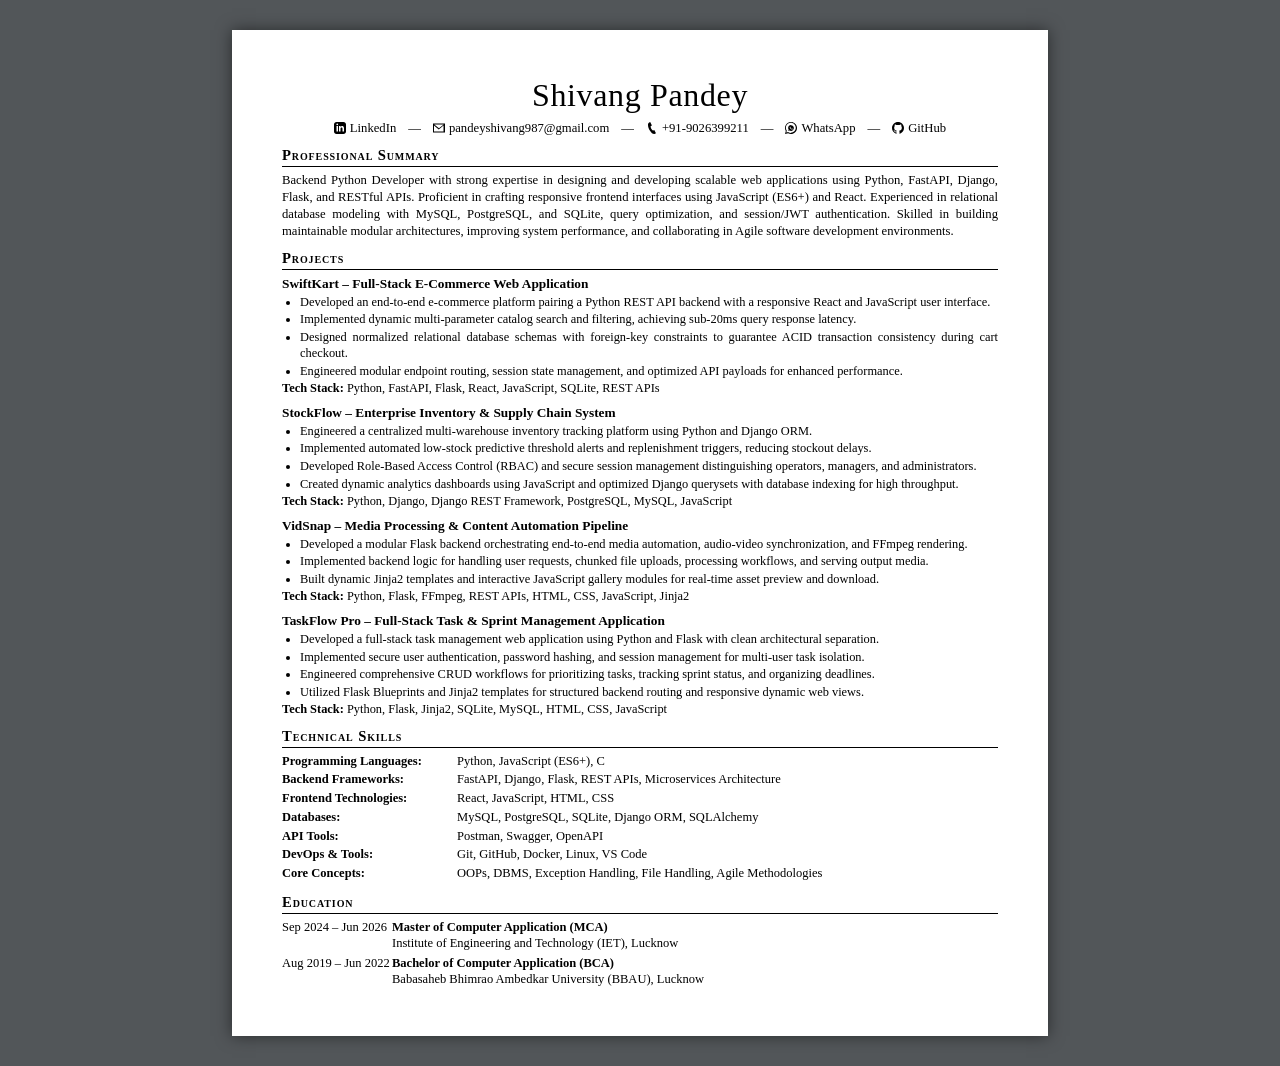
<file: resume.html>
<!DOCTYPE html>
<html lang="en">
<head>
  <meta charset="UTF-8">
  <meta name="viewport" content="width=device-width, initial-scale=1.0">
  <title>Shivang Pandey - Resume</title>
  <style>
    /* ==========================================================================
       Classic Academic / LaTeX Serif Resume (Exact Match to Chandan Singh Style)
       ========================================================================== */
    *, *::before, *::after {
      box-sizing: border-box;
      margin: 0;
      padding: 0;
    }

    @page {
      size: letter portrait;
      margin: 0.45in 0.55in 0.45in 0.55in;
    }

    html, body {
      width: 100%;
      background: #ffffff;
      color: #000000;
      font-family: 'Times New Roman', Times, 'Nimbus Roman No9 L', 'FreeSerif', Georgia, serif;
      font-size: 9.8pt;
      line-height: 1.28;
      -webkit-font-smoothing: antialiased;
      -webkit-print-color-adjust: exact;
      print-color-adjust: exact;
    }

    .resume-container {
      max-width: 8.5in;
      margin: 0 auto;
      background: #ffffff;
    }

    /* --- Header --- */
    .header {
      text-align: center;
      margin-bottom: 10px;
    }

    .name {
      font-size: 24pt;
      font-weight: normal;
      letter-spacing: 0.02em;
      margin-bottom: 4px;
      color: #000000;
    }

    .contact-info {
      font-size: 9.5pt;
      display: flex;
      justify-content: center;
      align-items: center;
      gap: 12px;
    }

    .contact-item {
      display: inline-flex;
      align-items: center;
      gap: 4px;
      color: #000000;
      text-decoration: none;
    }

    .contact-item svg {
      width: 12px;
      height: 12px;
      vertical-align: middle;
      fill: currentColor;
    }

    .contact-item a {
      color: #000000;
      text-decoration: none;
    }

    .contact-sep {
      color: #000000;
      font-weight: normal;
    }

    /* --- Section Headings (Small Caps with Line) --- */
    .section-title {
      font-size: 11pt;
      font-variant: small-caps;
      letter-spacing: 0.06em;
      color: #000000;
      border-bottom: 1px solid #000000;
      padding-bottom: 1px;
      margin-top: 9px;
      margin-bottom: 5px;
      font-weight: bold;
    }

    /* --- Professional Summary --- */
    .summary-text {
      text-align: justify;
      font-size: 9.5pt;
      line-height: 1.34;
      margin-bottom: 2px;
    }

    /* --- Projects Section --- */
    .project-entry {
      margin-bottom: 7px;
    }

    .project-entry:last-child {
      margin-bottom: 2px;
    }

    .project-header {
      display: flex;
      justify-content: space-between;
      align-items: baseline;
      margin-bottom: 2px;
    }

    .project-title {
      font-size: 10pt;
      font-weight: bold;
      color: #000000;
    }

    .project-bullets {
      list-style-type: disc;
      padding-left: 18px;
      margin: 0;
    }

    .project-bullets li {
      font-size: 9.3pt;
      line-height: 1.3;
      margin-bottom: 1.5px;
      color: #000000;
      text-align: justify;
    }

    .tech-stack {
      font-size: 9.3pt;
      margin-top: 2px;
      color: #000000;
    }

    .tech-stack-label {
      font-weight: normal;
    }

    /* --- Technical Skills Table --- */
    .skills-table {
      width: 100%;
      border-collapse: collapse;
      margin-top: 2px;
      font-size: 9.4pt;
    }

    .skills-table tr {
      line-height: 1.34;
    }

    .skills-table td:first-child {
      font-weight: bold;
      width: 175px;
      vertical-align: top;
      padding-bottom: 2px;
      color: #000000;
    }

    .skills-table td:last-child {
      vertical-align: top;
      padding-bottom: 2px;
      color: #000000;
    }

    /* --- Education Section --- */
    .edu-table {
      width: 100%;
      border-collapse: collapse;
      margin-top: 2px;
      font-size: 9.4pt;
    }

    .edu-table tr {
      vertical-align: top;
    }

    .edu-date {
      width: 110px;
      color: #000000;
      padding-bottom: 4px;
    }

    .edu-degree {
      font-weight: bold;
      color: #000000;
    }

    .edu-inst {
      color: #000000;
      padding-bottom: 4px;
    }

    /* Screen display styling */
    @media screen {
      body {
        background: #525659;
        padding: 30px 10px;
      }
      .resume-container {
        padding: 45px 50px;
        box-shadow: 0 0 15px rgba(0, 0, 0, 0.5);
      }
    }

    @media print {
      body {
        background: transparent;
      }
      .resume-container {
        padding: 0;
        box-shadow: none;
      }
    }
  </style>
</head>
<body>

  <div class="resume-container">
    <!-- Header -->
    <div class="header">
      <h1 class="name">Shivang Pandey</h1>
      <div class="contact-info">
        <span class="contact-item">
          <svg viewBox="0 0 24 24"><path d="M19 0h-14c-2.761 0-5 2.239-5 5v14c0 2.761 2.239 5 5 5h14c2.762 0 5-2.239 5-5v-14c0-2.761-2.238-5-5-5zm-11 19h-3v-11h3v11zm-1.5-12.268c-.966 0-1.75-.79-1.75-1.764s.784-1.764 1.75-1.764 1.75.79 1.75 1.764-.783 1.764-1.75 1.764zm13.5 12.268h-3v-5.604c0-3.368-4-3.113-4 0v5.604h-3v-11h3v1.765c1.396-2.586 7-2.777 7 2.476v6.759z"/></svg>
          <a href="https://linkedin.com" target="_blank" rel="noopener noreferrer">LinkedIn</a>
        </span>
        <span class="contact-sep">—</span>
        <span class="contact-item">
          <svg viewBox="0 0 24 24"><path d="M0 3v18h24v-18h-24zm21.518 2l-9.518 7.713-9.518-7.713h19.036zm-19.518 14v-11.817l9.518 7.712 9.518-7.712v11.817h-19.036z"/></svg>
          <a href="mailto:pandeyshivang987@gmail.com">pandeyshivang987@gmail.com</a>
        </span>
        <span class="contact-sep">—</span>
        <span class="contact-item">
          <svg viewBox="0 0 24 24"><path d="M20 22.621l-3.521-6.795c-.008.004-1.974.97-2.064 1.011-2.24 1.086-6.799-7.82-4.609-8.994l2.083-1.026-3.493-6.817-2.106 1.039c-7.202 3.755 4.233 25.982 11.6 22.615l2.104-1.033z"/></svg>
          <a href="tel:+919026399211">+91-9026399211</a>
        </span>
        <span class="contact-sep">—</span>
        <span class="contact-item">
          <svg viewBox="0 0 24 24"><path d="M12.031 6.172c-3.181 0-5.767 2.586-5.768 5.766-.001 1.298.38 2.27 1.019 3.287l-.711 2.598 2.669-.699c.969.54 1.771.83 2.791.83 3.182 0 5.768-2.587 5.768-5.766.001-3.18-2.585-5.816-5.768-5.816zm3.364 8.212c-.14.394-.712.723-1.002.766-.279.041-.635.078-1.85-.424-1.464-.606-2.42-2.112-2.493-2.209-.072-.098-.59-.785-.59-1.498 0-.712.373-1.063.506-1.206.133-.143.29-.179.387-.179.097 0 .193.001.277.006.088.005.207-.033.323.245.12.288.411 1.002.447 1.075.036.073.06.158.012.255-.048.097-.072.158-.144.242-.072.085-.152.19-.217.255-.072.072-.148.151-.063.297.085.145.378.623.811 1.009.559.497 1.03.651 1.176.724.145.072.23.06.315-.037.084-.097.362-.424.459-.57.096-.145.193-.12.325-.072.133.048.846.399.991.472.145.072.241.109.277.169.036.06.036.35-.104.744zM12.004 0C5.383 0 0 5.383 0 12.005c0 2.113.55 4.173 1.597 5.986L.069 23.94l6.096-1.599c1.75 1.004 3.743 1.536 5.839 1.536 6.621 0 12.004-5.383 12.004-12.005C24.008 5.383 18.625 0 12.004 0zm0 21.879c-1.834 0-3.633-.493-5.205-1.425l-.373-.222-3.864 1.013 1.031-3.766-.244-.388c-1.025-1.632-1.567-3.522-1.567-5.467 0-5.452 4.436-9.888 9.89-9.888 5.454 0 9.889 4.436 9.889 9.888 0 5.453-4.435 9.889-9.889 9.889z"/></svg>
          <a href="https://wa.me/919026399211?text=Hi%20Shivang,%20I%20saw%20your%20resume%20and%20would%20like%20to%20connect!" target="_blank" rel="noopener noreferrer">WhatsApp</a>
        </span>
        <span class="contact-sep">—</span>
        <span class="contact-item">
          <svg viewBox="0 0 24 24"><path d="M12 0c-6.626 0-12 5.373-12 12 0 5.302 3.438 9.8 8.207 11.387.599.111.793-.261.793-.577v-2.234c-3.338.726-4.033-1.416-4.033-1.416-.546-1.387-1.333-1.756-1.333-1.756-1.089-.745.083-.729.083-.729 1.205.084 1.839 1.237 1.839 1.237 1.07 1.834 2.807 1.304 3.492.997.107-.775.418-1.305.762-1.604-2.665-.305-5.467-1.334-5.467-5.931 0-1.311.469-2.381 1.236-3.221-.124-.303-.535-1.524.117-3.176 0 0 1.008-.322 3.301 1.23.957-.266 1.983-.399 3.003-.404 1.02.005 2.047.138 3.006.404 2.291-1.552 3.297-1.23 3.297-1.23.653 1.653.242 2.874.118 3.176.77.84 1.235 1.911 1.235 3.221 0 4.609-2.807 5.624-5.479 5.921.43.372.823 1.102.823 2.222v3.293c0 .319.192.694.801.576 4.765-1.589 8.199-6.086 8.199-11.386 0-6.627-5.373-12-12-12z"/></svg>
          <a href="https://github.com/ShivangWithCode/Portfolio" target="_blank" rel="noopener noreferrer">GitHub</a>
        </span>
      </div>
    </div>

    <!-- Professional Summary -->
    <div class="section-title">Professional Summary</div>
    <p class="summary-text">
      Backend Python Developer with strong expertise in designing and developing scalable web applications using Python, FastAPI, Django, Flask, and RESTful APIs. Proficient in crafting responsive frontend interfaces using JavaScript (ES6+) and React. Experienced in relational database modeling with MySQL, PostgreSQL, and SQLite, query optimization, and session/JWT authentication. Skilled in building maintainable modular architectures, improving system performance, and collaborating in Agile software development environments.
    </p>

    <!-- Projects -->
    <div class="section-title">Projects</div>

    <!-- Project 1: SwiftKart -->
    <div class="project-entry">
      <div class="project-header">
        <span class="project-title">SwiftKart &ndash; Full-Stack E-Commerce Web Application</span>
      </div>
      <ul class="project-bullets">
        <li>Developed an end-to-end e-commerce platform pairing a Python REST API backend with a responsive React and JavaScript user interface.</li>
        <li>Implemented dynamic multi-parameter catalog search and filtering, achieving sub-20ms query response latency.</li>
        <li>Designed normalized relational database schemas with foreign-key constraints to guarantee ACID transaction consistency during cart checkout.</li>
        <li>Engineered modular endpoint routing, session state management, and optimized API payloads for enhanced performance.</li>
      </ul>
      <div class="tech-stack"><strong>Tech Stack:</strong> Python, FastAPI, Flask, React, JavaScript, SQLite, REST APIs</div>
    </div>

    <!-- Project 2: StockFlow -->
    <div class="project-entry">
      <div class="project-header">
        <span class="project-title">StockFlow &ndash; Enterprise Inventory &amp; Supply Chain System</span>
      </div>
      <ul class="project-bullets">
        <li>Engineered a centralized multi-warehouse inventory tracking platform using Python and Django ORM.</li>
        <li>Implemented automated low-stock predictive threshold alerts and replenishment triggers, reducing stockout delays.</li>
        <li>Developed Role-Based Access Control (RBAC) and secure session management distinguishing operators, managers, and administrators.</li>
        <li>Created dynamic analytics dashboards using JavaScript and optimized Django querysets with database indexing for high throughput.</li>
      </ul>
      <div class="tech-stack"><strong>Tech Stack:</strong> Python, Django, Django REST Framework, PostgreSQL, MySQL, JavaScript</div>
    </div>

    <!-- Project 3: VidSnap -->
    <div class="project-entry">
      <div class="project-header">
        <span class="project-title">VidSnap &ndash; Media Processing &amp; Content Automation Pipeline</span>
      </div>
      <ul class="project-bullets">
        <li>Developed a modular Flask backend orchestrating end-to-end media automation, audio-video synchronization, and FFmpeg rendering.</li>
        <li>Implemented backend logic for handling user requests, chunked file uploads, processing workflows, and serving output media.</li>
        <li>Built dynamic Jinja2 templates and interactive JavaScript gallery modules for real-time asset preview and download.</li>
      </ul>
      <div class="tech-stack"><strong>Tech Stack:</strong> Python, Flask, FFmpeg, REST APIs, HTML, CSS, JavaScript, Jinja2</div>
    </div>

    <!-- Project 4: TaskFlow Pro (To-Do App) -->
    <div class="project-entry">
      <div class="project-header">
        <span class="project-title">TaskFlow Pro &ndash; Full-Stack Task &amp; Sprint Management Application</span>
      </div>
      <ul class="project-bullets">
        <li>Developed a full-stack task management web application using Python and Flask with clean architectural separation.</li>
        <li>Implemented secure user authentication, password hashing, and session management for multi-user task isolation.</li>
        <li>Engineered comprehensive CRUD workflows for prioritizing tasks, tracking sprint status, and organizing deadlines.</li>
        <li>Utilized Flask Blueprints and Jinja2 templates for structured backend routing and responsive dynamic web views.</li>
      </ul>
      <div class="tech-stack"><strong>Tech Stack:</strong> Python, Flask, Jinja2, SQLite, MySQL, HTML, CSS, JavaScript</div>
    </div>

    <!-- Technical Skills -->
    <div class="section-title">Technical Skills</div>
    <table class="skills-table">
      <tr>
        <td>Programming Languages:</td>
        <td>Python, JavaScript (ES6+), C</td>
      </tr>
      <tr>
        <td>Backend Frameworks:</td>
        <td>FastAPI, Django, Flask, REST APIs, Microservices Architecture</td>
      </tr>
      <tr>
        <td>Frontend Technologies:</td>
        <td>React, JavaScript, HTML, CSS</td>
      </tr>
      <tr>
        <td>Databases:</td>
        <td>MySQL, PostgreSQL, SQLite, Django ORM, SQLAlchemy</td>
      </tr>
      <tr>
        <td>API Tools:</td>
        <td>Postman, Swagger, OpenAPI</td>
      </tr>
      <tr>
        <td>DevOps &amp; Tools:</td>
        <td>Git, GitHub, Docker, Linux, VS Code</td>
      </tr>
      <tr>
        <td>Core Concepts:</td>
        <td>OOPs, DBMS, Exception Handling, File Handling, Agile Methodologies</td>
      </tr>
    </table>

    <!-- Education -->
    <div class="section-title">Education</div>
    <table class="edu-table">
      <tr>
        <td class="edu-date">Sep 2024 &ndash; Jun 2026</td>
        <td class="edu-inst">
          <span class="edu-degree">Master of Computer Application (MCA)</span><br>
          Institute of Engineering and Technology (IET), Lucknow
        </td>
      </tr>
      <tr>
        <td class="edu-date">Aug 2019 &ndash; Jun 2022</td>
        <td class="edu-inst">
          <span class="edu-degree">Bachelor of Computer Application (BCA)</span><br>
          Babasaheb Bhimrao Ambedkar University (BBAU), Lucknow
        </td>
      </tr>
    </table>

  </div>

</body>
</html>
</file>
<file: css/style.css>
/* ==========================================================================
   Shivang Pandey - Next-Level Developer Portfolio
   Cyberpunk Luxury Glassmorphism & High-Performance Design System
   ========================================================================== */

@import url('https://fonts.googleapis.com/css2?family=Inter:wght@300;400;500;600;700&family=JetBrains+Mono:wght@400;500;600&family=Outfit:wght@400;500;600;700;800;900&family=Plus+Jakarta+Sans:wght@500;600;700;800&display=swap');

/* --- CSS Root Variables & Dynamic Accent Palettes --- */
:root {
  /* Default Palette: Electric Violet / Cyber Pink */
  --accent-primary: #8b5cf6;
  --accent-secondary: #ec4899;
  --accent-gradient: linear-gradient(135deg, #8b5cf6 0%, #d946ef 50%, #ec4899 100%);
  --accent-glow: rgba(139, 92, 246, 0.45);
  --accent-soft: rgba(139, 92, 246, 0.12);
  --accent-border: rgba(139, 92, 246, 0.3);

  /* Core Dark Obsidian Palette */
  --bg-darkest: #07080d;
  --bg-primary: #0b0d14;
  --bg-secondary: #101420;
  --bg-card: rgba(18, 22, 36, 0.72);
  --bg-card-hover: rgba(26, 32, 52, 0.85);
  --bg-glass: rgba(15, 19, 32, 0.65);
  
  /* Borders & Highlights */
  --border-subtle: rgba(255, 255, 255, 0.08);
  --border-glass: rgba(255, 255, 255, 0.12);
  --border-hover: rgba(255, 255, 255, 0.25);
  
  /* Text Colors */
  --text-primary: #f8fafc;
  --text-secondary: #94a3b8;
  --text-muted: #64748b;
  --text-light: #ffffff;

  /* Typography */
  --font-display: 'Outfit', -apple-system, BlinkMacSystemFont, sans-serif;
  --font-heading: 'Plus Jakarta Sans', sans-serif;
  --font-body: 'Inter', -apple-system, BlinkMacSystemFont, sans-serif;
  --font-mono: 'JetBrains Mono', monospace;

  /* Elevation & Shadows */
  --shadow-sm: 0 4px 12px rgba(0, 0, 0, 0.35);
  --shadow-md: 0 10px 30px rgba(0, 0, 0, 0.5);
  --shadow-lg: 0 20px 50px rgba(0, 0, 0, 0.65);
  --shadow-glow: 0 0 35px var(--accent-glow);

  /* Layout & Sizing */
  --container-max: 1240px;
  --nav-height: 80px;
  --radius-sm: 8px;
  --radius-md: 14px;
  --radius-lg: 22px;
  --radius-full: 9999px;

  /* Transitions */
  --ease-spring: cubic-bezier(0.175, 0.885, 0.32, 1.275);
  --ease-smooth: cubic-bezier(0.4, 0, 0.2, 1);
  --transition-fast: 0.2s var(--ease-smooth);
  --transition-normal: 0.35s var(--ease-smooth);
}

/* Palette Themes (Applied dynamically via [data-theme]) */
[data-theme="cyan"] {
  --accent-primary: #06b6d4;
  --accent-secondary: #3b82f6;
  --accent-gradient: linear-gradient(135deg, #06b6d4 0%, #0284c7 50%, #3b82f6 100%);
  --accent-glow: rgba(6, 182, 212, 0.45);
  --accent-soft: rgba(6, 182, 212, 0.12);
  --accent-border: rgba(6, 182, 212, 0.35);
}

[data-theme="emerald"] {
  --accent-primary: #10b981;
  --accent-secondary: #06b6d4;
  --accent-gradient: linear-gradient(135deg, #10b981 0%, #059669 50%, #06b6d4 100%);
  --accent-glow: rgba(16, 185, 129, 0.45);
  --accent-soft: rgba(16, 185, 129, 0.12);
  --accent-border: rgba(16, 185, 129, 0.35);
}

[data-theme="amber"] {
  --accent-primary: #f59e0b;
  --accent-secondary: #ef4444;
  --accent-gradient: linear-gradient(135deg, #f59e0b 0%, #f97316 50%, #ef4444 100%);
  --accent-glow: rgba(245, 158, 11, 0.45);
  --accent-soft: rgba(245, 158, 11, 0.12);
  --accent-border: rgba(245, 158, 11, 0.35);
}

[data-theme="rose"] {
  --accent-primary: #f43f5e;
  --accent-secondary: #8b5cf6;
  --accent-gradient: linear-gradient(135deg, #f43f5e 0%, #e11d48 50%, #8b5cf6 100%);
  --accent-glow: rgba(244, 63, 94, 0.45);
  --accent-soft: rgba(244, 63, 94, 0.12);
  --accent-border: rgba(244, 63, 94, 0.35);
}

/* --- Base CSS Reset & Smooth Scrolling --- */
*, *::before, *::after {
  box-sizing: border-box;
  margin: 0;
  padding: 0;
}

html {
  scroll-behavior: smooth;
  scroll-padding-top: 90px;
  font-size: 16px;
  color-scheme: dark;
  overflow-x: hidden;
  overflow-x: clip;
  width: 100%;
  max-width: 100vw;
}

body {
  font-family: var(--font-body);
  background-color: var(--bg-darkest);
  color: var(--text-primary);
  line-height: 1.65;
  overflow-x: hidden;
  overflow-x: clip;
  width: 100%;
  max-width: 100vw;
  position: relative;
  -webkit-font-smoothing: antialiased;
  -moz-osx-font-smoothing: grayscale;
}

main {
  width: 100%;
  max-width: 100%;
  overflow-x: hidden;
  overflow-x: clip;
}

/* Custom Selection */
::selection {
  background: var(--accent-primary);
  color: #ffffff;
}

/* Custom Scrollbar */
::-webkit-scrollbar {
  width: 9px;
}
::-webkit-scrollbar-track {
  background: var(--bg-darkest);
}
::-webkit-scrollbar-thumb {
  background: rgba(255, 255, 255, 0.16);
  border-radius: var(--radius-full);
  border: 2px solid var(--bg-darkest);
}
::-webkit-scrollbar-thumb:hover {
  background: var(--accent-primary);
}

/* Interactive Canvas Background */
#particle-canvas {
  position: fixed;
  top: 0;
  left: 0;
  width: 100vw;
  height: 100vh;
  z-index: -1;
  pointer-events: none;
  opacity: 0.65;
}

/* Ambient Radial Glow Gradients in Background */
.ambient-glow {
  position: fixed;
  width: 600px;
  height: 600px;
  max-width: 100vw;
  border-radius: 50%;
  filter: blur(140px);
  pointer-events: none;
  z-index: -2;
  opacity: 0.22;
  contain: paint;
  transition: background var(--transition-normal);
}
.ambient-glow-1 {
  top: -150px;
  right: -100px;
  background: var(--accent-primary);
}
.ambient-glow-2 {
  bottom: 10%;
  left: -200px;
  background: var(--accent-secondary);
  opacity: 0.16;
}

/* Common Container */
.container {
  width: 100%;
  max-width: var(--container-max);
  margin: 0 auto;
  padding: 0 1.5rem;
}

/* Typography Styles */
h1, h2, h3, h4, h5, h6 {
  font-family: var(--font-display);
  font-weight: 700;
  line-height: 1.2;
  color: var(--text-light);
  letter-spacing: -0.02em;
}

a {
  color: inherit;
  text-decoration: none;
  transition: var(--transition-fast);
}

button {
  cursor: pointer;
  border: none;
  background: none;
  font-family: inherit;
}

img {
  max-width: 100%;
  height: auto;
  display: block;
}

/* Gradient Text Class */
.gradient-text {
  background: var(--accent-gradient);
  -webkit-background-clip: text;
  -webkit-text-fill-color: transparent;
  display: inline-block;
}

/* Section Header Styles */
.section-header {
  text-align: center;
  margin-bottom: 3.5rem;
  position: relative;
}
.section-eyebrow {
  font-family: var(--font-mono);
  font-size: 0.875rem;
  font-weight: 600;
  text-transform: uppercase;
  letter-spacing: 0.15em;
  color: var(--accent-primary);
  margin-bottom: 0.75rem;
  display: inline-flex;
  align-items: center;
  gap: 0.5rem;
}
.section-title {
  font-size: clamp(2rem, 3.5vw, 2.75rem);
  font-weight: 800;
  margin-bottom: 1rem;
}
.section-desc {
  max-width: 620px;
  margin: 0 auto;
  color: var(--text-secondary);
  font-size: 1.05rem;
}

/* Buttons System */
.btn {
  display: inline-flex;
  align-items: center;
  justify-content: center;
  gap: 0.6rem;
  font-family: var(--font-heading);
  font-weight: 600;
  font-size: 0.95rem;
  padding: 0.85rem 1.6rem;
  border-radius: var(--radius-full);
  transition: all var(--transition-normal);
  position: relative;
  overflow: hidden;
  white-space: nowrap;
}
.btn-primary {
  background: var(--accent-gradient);
  color: #ffffff;
  box-shadow: 0 4px 20px var(--accent-glow);
}
.btn-primary:hover {
  transform: translateY(-2px);
  box-shadow: 0 8px 30px var(--accent-glow);
  filter: brightness(1.08);
}
.btn-secondary {
  background: var(--bg-glass);
  color: var(--text-primary);
  border: 1px solid var(--border-glass);
  backdrop-filter: blur(12px);
}
.btn-secondary:hover {
  background: var(--bg-card-hover);
  border-color: var(--accent-primary);
  color: #ffffff;
  transform: translateY(-2px);
}
.btn-icon {
  width: 44px;
  height: 44px;
  padding: 0;
  border-radius: 50%;
}
.btn-whatsapp {
  background: linear-gradient(135deg, #25D366 0%, #128C7E 100%);
  color: #ffffff;
  box-shadow: 0 4px 20px rgba(37, 211, 102, 0.35);
  border: 1px solid rgba(255, 255, 255, 0.15);
}
.btn-whatsapp:hover {
  transform: translateY(-2px);
  box-shadow: 0 8px 30px rgba(37, 211, 102, 0.55);
  filter: brightness(1.1);
  color: #ffffff;
}

/* ==========================================================================
   Header & Glassmorphism Navbar
   ========================================================================== */
.header {
  position: fixed;
  top: 0;
  left: 0;
  right: 0;
  height: var(--nav-height);
  z-index: 100;
  transition: all var(--transition-normal);
}
.header.scrolled {
  background: rgba(8, 10, 16, 0.85);
  backdrop-filter: blur(16px);
  border-bottom: 1px solid var(--border-subtle);
  box-shadow: var(--shadow-sm);
  height: 70px;
}
.nav-container {
  display: flex;
  align-items: center;
  justify-content: space-between;
  height: 100%;
}

/* Brand Logo */
.brand-logo {
  display: flex;
  align-items: center;
  gap: 0.75rem;
  font-family: var(--font-display);
  font-weight: 800;
  font-size: 1.35rem;
  letter-spacing: -0.01em;
}
.logo-icon-wrap {
  width: 42px;
  height: 42px;
  border-radius: var(--radius-md);
  background: var(--accent-gradient);
  display: flex;
  align-items: center;
  justify-content: center;
  font-family: var(--font-mono);
  font-weight: 800;
  font-size: 1rem;
  color: #ffffff;
  box-shadow: 0 4px 15px var(--accent-glow);
  transition: transform var(--transition-normal);
}
.brand-logo:hover .logo-icon-wrap {
  transform: rotate(8deg) scale(1.05);
}
.logo-text {
  color: var(--text-light);
}
.logo-sub {
  color: var(--accent-primary);
}

/* Desktop Navigation Links */
.nav-links {
  display: flex;
  align-items: center;
  gap: 2rem;
  list-style: none;
}
.nav-link {
  font-size: 0.95rem;
  font-weight: 500;
  color: var(--text-secondary);
  position: relative;
  padding: 0.4rem 0;
}
.nav-link::after {
  content: '';
  position: absolute;
  bottom: 0;
  left: 0;
  width: 0%;
  height: 2px;
  background: var(--accent-primary);
  border-radius: var(--radius-full);
  transition: width var(--transition-fast);
}
.nav-link:hover, .nav-link.active {
  color: var(--text-light);
}
.nav-link:hover::after, .nav-link.active::after {
  width: 100%;
}

/* Nav Actions Right */
.nav-actions {
  display: flex;
  align-items: center;
  gap: 1rem;
}

/* Theme Switcher Dropdown */
.theme-picker {
  display: flex;
  align-items: center;
  gap: 0.35rem;
  background: rgba(255, 255, 255, 0.05);
  padding: 0.3rem 0.5rem;
  border-radius: var(--radius-full);
  border: 1px solid var(--border-subtle);
}
.theme-dot {
  width: 18px;
  height: 18px;
  border-radius: 50%;
  cursor: pointer;
  transition: transform var(--transition-fast), border-color var(--transition-fast);
  border: 2px solid transparent;
}
.theme-dot:hover {
  transform: scale(1.2);
}
.theme-dot.active {
  border-color: #ffffff;
  transform: scale(1.15);
}
.theme-dot[data-pick="violet"] { background: #8b5cf6; }
.theme-dot[data-pick="cyan"] { background: #06b6d4; }
.theme-dot[data-pick="emerald"] { background: #10b981; }
.theme-dot[data-pick="amber"] { background: #f59e0b; }
.theme-dot[data-pick="rose"] { background: #f43f5e; }

/* Mobile Menu Toggle */
.mobile-toggle {
  display: none;
  flex-direction: column;
  justify-content: space-between;
  width: 32px;
  height: 22px;
  cursor: pointer;
  z-index: 101;
}
.mobile-toggle span {
  display: block;
  height: 2px;
  width: 100%;
  background: var(--text-light);
  border-radius: 2px;
  transition: all var(--transition-fast);
}
.mobile-toggle.open span:nth-child(1) {
  transform: translateY(10px) rotate(45deg);
}
.mobile-toggle.open span:nth-child(2) {
  opacity: 0;
}
.mobile-toggle.open span:nth-child(3) {
  transform: translateY(-10px) rotate(-45deg);
}

/* ==========================================================================
   Hero Section - Ultra-Impactful with Photo Ring & Stats
   ========================================================================== */
.hero {
  min-height: 100vh;
  padding-top: calc(var(--nav-height) + 2rem);
  padding-bottom: 4rem;
  display: flex;
  align-items: center;
  position: relative;
}
.hero-grid {
  display: grid;
  grid-template-columns: 1.15fr 0.85fr;
  gap: 3.5rem;
  align-items: center;
}

/* Status Availability Pill */
.hero-badge {
  display: inline-flex;
  align-items: center;
  gap: 0.6rem;
  padding: 0.45rem 1rem;
  border-radius: var(--radius-full);
  background: rgba(16, 185, 129, 0.1);
  border: 1px solid rgba(16, 185, 129, 0.3);
  font-family: var(--font-mono);
  font-size: 0.85rem;
  color: #34d399;
  margin-bottom: 1.5rem;
  box-shadow: 0 0 20px rgba(16, 185, 129, 0.15);
}
.status-pulse {
  width: 8px;
  height: 8px;
  border-radius: 50%;
  background: #10b981;
  box-shadow: 0 0 10px #10b981;
  animation: pulseDot 2s infinite;
}
@keyframes pulseDot {
  0% { transform: scale(0.95); box-shadow: 0 0 0 0 rgba(16, 185, 129, 0.7); }
  70% { transform: scale(1.1); box-shadow: 0 0 0 8px rgba(16, 185, 129, 0); }
  100% { transform: scale(0.95); box-shadow: 0 0 0 0 rgba(16, 185, 129, 0); }
}

/* Hero Content */
.hero-title {
  font-size: clamp(2.5rem, 5vw, 4rem);
  font-weight: 800;
  line-height: 1.1;
  margin-bottom: 1.25rem;
}
.hero-subtitle {
  font-family: var(--font-heading);
  font-size: clamp(1.2rem, 2.2vw, 1.6rem);
  font-weight: 600;
  color: var(--text-secondary);
  margin-bottom: 1.5rem;
  min-height: 2.2rem;
  display: flex;
  align-items: center;
}
.typewriter-cursor {
  display: inline-block;
  width: 3px;
  height: 1.3em;
  background: var(--accent-primary);
  margin-left: 4px;
  animation: blinkCursor 0.8s infinite;
  vertical-align: middle;
}
@keyframes blinkCursor {
  0%, 100% { opacity: 1; }
  50% { opacity: 0; }
}

.hero-description {
  color: var(--text-secondary);
  font-size: 1.1rem;
  max-width: 560px;
  margin-bottom: 2.25rem;
  line-height: 1.7;
}

/* Hero Action CTAs */
.hero-actions {
  display: flex;
  align-items: center;
  flex-wrap: wrap;
  gap: 1rem;
  margin-bottom: 0.5rem;
}

/* ==========================================================================
   Hero Visual - Glowing Avatar Frame with Rotating Conic Ring & Tech Badges
   ========================================================================== */
.hero-visual {
  position: relative;
  display: flex;
  align-items: center;
  justify-content: center;
}

.profile-card-wrapper {
  position: relative;
  width: 340px;
  height: 340px;
  display: flex;
  align-items: center;
  justify-content: center;
  margin: 1.5rem;
}

/* Multi-layer ambient back-glow */
.profile-ambient-glow {
  position: absolute;
  width: 100%;
  height: 100%;
  border-radius: 50%;
  background: var(--accent-gradient);
  filter: blur(50px);
  opacity: 0.45;
  z-index: 0;
  animation: pulseGlow 4s ease-in-out infinite alternate;
}
@keyframes pulseGlow {
  0% { transform: scale(0.92); opacity: 0.35; }
  100% { transform: scale(1.08); opacity: 0.55; }
}

/* Rotating Conic Gradient Outer Ring */
.profile-conic-ring {
  position: absolute;
  inset: -10px;
  border-radius: 50%;
  background: conic-gradient(from 0deg, transparent 0%, var(--accent-primary) 30%, var(--accent-secondary) 60%, transparent 100%);
  animation: rotateConic 8s linear infinite;
  z-index: 1;
  filter: blur(1px);
}
@keyframes rotateConic {
  from { transform: rotate(0deg); }
  to { transform: rotate(360deg); }
}

/* Outer Border Frame */
.profile-frame {
  position: relative;
  width: 100%;
  height: 100%;
  border-radius: 50%;
  padding: 6px;
  background: var(--bg-card);
  backdrop-filter: blur(20px);
  border: 1px solid var(--border-glass);
  box-shadow: var(--shadow-lg);
  z-index: 2;
  overflow: hidden;
  transition: transform var(--transition-normal);
}
.profile-frame:hover {
  transform: scale(1.02);
}

/* Real Profile Picture Image */
.profile-img {
  width: 100%;
  height: 100%;
  object-fit: cover;
  border-radius: 50%;
  filter: brightness(1.04) contrast(1.05);
}

/* Floating Tech Badges around Avatar (Optimized Zero-Overlap Geometry) */
.floating-chip {
  position: absolute;
  background: rgba(14, 18, 30, 0.92);
  backdrop-filter: blur(18px);
  border: 1px solid var(--border-glass);
  padding: 0.55rem 1rem;
  border-radius: var(--radius-full);
  display: flex;
  align-items: center;
  gap: 0.6rem;
  font-family: var(--font-mono);
  font-size: 0.82rem;
  font-weight: 600;
  color: var(--text-light);
  box-shadow: 0 10px 25px rgba(0, 0, 0, 0.55);
  z-index: 3;
  white-space: nowrap;
  transition: transform var(--transition-fast), border-color var(--transition-fast), box-shadow var(--transition-fast);
}
.floating-chip:hover {
  border-color: var(--accent-primary);
  box-shadow: 0 10px 30px var(--accent-glow);
}

/* Badge 1: Top-Left (Python Backend) */
.chip-top-left, .chip-backend {
  top: 15px;
  left: -40px;
  animation: floatChipTL 5s ease-in-out infinite;
}

/* Badge 2: Top-Right (React & JavaScript) */
.chip-top-right, .chip-python {
  top: -10px;
  right: -30px;
  animation: floatChipTR 5.5s ease-in-out infinite;
}

/* Badge 3: Bottom-Center (FastAPI • Django • Flask) */
.chip-bottom, .chip-stack {
  bottom: -24px;
  left: 50%;
  transform: translateX(-50%);
  animation: floatChipBtm 6s ease-in-out infinite;
}

.chip-top-left:hover, .chip-backend:hover {
  transform: scale(1.06);
}
.chip-top-right:hover, .chip-python:hover {
  transform: scale(1.06);
}
.chip-bottom:hover, .chip-stack:hover {
  transform: translateX(-50%) scale(1.06);
}

@keyframes floatChipTL {
  0%, 100% { transform: translateY(0px); }
  50% { transform: translateY(-7px); }
}
@keyframes floatChipTR {
  0%, 100% { transform: translateY(0px); }
  50% { transform: translateY(-8px); }
}
@keyframes floatChipBtm {
  0%, 100% { transform: translateX(-50%) translateY(0px); }
  50% { transform: translateX(-50%) translateY(-6px); }
}

/* ==========================================================================
   About Section - Philosophy, Superpowers & Real Story
   ========================================================================== */
.about {
  padding: 6rem 0;
  position: relative;
}
.about-grid {
  display: grid;
  grid-template-columns: 1fr 1fr;
  gap: 3.5rem;
  align-items: center;
}

.about-bio p {
  color: var(--text-secondary);
  font-size: 1.05rem;
  margin-bottom: 1.25rem;
  line-height: 1.75;
}
.highlight-badge {
  color: var(--accent-primary);
  font-weight: 600;
}

.about-highlights {
  display: grid;
  grid-template-columns: 1fr 1fr;
  gap: 1.25rem;
  margin-top: 2rem;
}
.highlight-card {
  background: var(--bg-card);
  backdrop-filter: blur(12px);
  border: 1px solid var(--border-glass);
  padding: 1.25rem;
  border-radius: var(--radius-md);
  transition: all var(--transition-normal);
}
.highlight-card:hover {
  border-color: var(--accent-border);
  transform: translateY(-3px);
  background: var(--bg-card-hover);
}
.highlight-icon {
  font-size: 1.6rem;
  margin-bottom: 0.5rem;
}
.highlight-title {
  font-family: var(--font-heading);
  font-size: 1rem;
  font-weight: 700;
  margin-bottom: 0.35rem;
  color: var(--text-light);
}
.highlight-desc {
  font-size: 0.85rem;
  color: var(--text-muted);
}

/* Core Pillars Cards */
.pillars-container {
  display: flex;
  flex-direction: column;
  gap: 1.25rem;
}
.pillar-card {
  background: var(--bg-card);
  backdrop-filter: blur(16px);
  border: 1px solid var(--border-glass);
  border-radius: var(--radius-lg);
  padding: 1.6rem;
  display: flex;
  gap: 1.25rem;
  align-items: flex-start;
  transition: all var(--transition-normal);
}
.pillar-card:hover {
  border-color: var(--accent-primary);
  transform: translateX(6px);
  box-shadow: 0 10px 30px rgba(0,0,0,0.3);
}
.pillar-icon-box {
  width: 52px;
  height: 52px;
  border-radius: var(--radius-md);
  background: var(--accent-soft);
  color: var(--accent-primary);
  border: 1px solid var(--accent-border);
  display: flex;
  align-items: center;
  justify-content: center;
  font-size: 1.5rem;
  flex-shrink: 0;
}
.pillar-content h4 {
  font-size: 1.15rem;
  margin-bottom: 0.4rem;
}
.pillar-content p {
  color: var(--text-secondary);
  font-size: 0.92rem;
  line-height: 1.6;
}

/* ==========================================================================
   Services & Freelance Business Solutions Section
   ========================================================================== */
.services {
  padding: 6.5rem 0;
  position: relative;
}

/* Transformation Comparison Grid (Old Trick vs New Digital Model) */
.transformation-grid {
  display: grid;
  grid-template-columns: 1fr 1fr;
  gap: 2rem;
  margin-bottom: 3.5rem;
}

.trans-card {
  background: var(--bg-card);
  backdrop-filter: blur(16px);
  border-radius: var(--radius-lg);
  padding: 2.25rem 2.5rem;
  position: relative;
  transition: all var(--transition-normal);
  display: flex;
  flex-direction: column;
}

.trans-card-old {
  border: 1px solid rgba(239, 68, 68, 0.25);
  background: rgba(22, 16, 26, 0.7);
}
.trans-card-old:hover {
  border-color: rgba(239, 68, 68, 0.45);
  transform: translateY(-4px);
}

.trans-card-new {
  border: 1px solid rgba(16, 185, 129, 0.35);
  background: linear-gradient(135deg, rgba(12, 24, 30, 0.85), rgba(18, 22, 45, 0.8));
  box-shadow: 0 16px 40px rgba(0, 0, 0, 0.4), 0 0 30px rgba(16, 185, 129, 0.12);
}
.trans-card-new:hover {
  border-color: rgba(16, 185, 129, 0.6);
  transform: translateY(-4px);
  box-shadow: 0 20px 50px rgba(0, 0, 0, 0.5), 0 0 40px rgba(16, 185, 129, 0.2);
}

.trans-header {
  display: flex;
  align-items: center;
  gap: 1rem;
  margin-bottom: 1.5rem;
}

.trans-icon {
  width: 48px;
  height: 48px;
  border-radius: var(--radius-md);
  display: flex;
  align-items: center;
  justify-content: center;
  font-size: 1.5rem;
  flex-shrink: 0;
}
.trans-card-old .trans-icon {
  background: rgba(239, 68, 68, 0.12);
  border: 1px solid rgba(239, 68, 68, 0.3);
}
.trans-card-new .trans-icon {
  background: rgba(16, 185, 129, 0.15);
  border: 1px solid rgba(16, 185, 129, 0.35);
}

.trans-tag {
  font-family: var(--font-mono);
  font-size: 0.75rem;
  font-weight: 700;
  letter-spacing: 0.12em;
  text-transform: uppercase;
}
.trans-card-old .trans-tag { color: #f87171; }
.trans-card-new .trans-tag { color: #34d399; }

.trans-title {
  font-size: 1.3rem;
  font-weight: 800;
  color: var(--text-light);
  line-height: 1.25;
}

.trans-list {
  list-style: none;
  padding: 0;
  margin: 0;
  display: flex;
  flex-direction: column;
  gap: 1rem;
}

.trans-list li {
  display: flex;
  align-items: flex-start;
  gap: 0.85rem;
  font-size: 0.95rem;
  line-height: 1.55;
}
.trans-card-old .trans-list li {
  color: var(--text-secondary);
}
.trans-card-new .trans-list li {
  color: var(--text-primary);
  font-weight: 500;
}

.trans-badge-icon {
  flex-shrink: 0;
  font-weight: 800;
  font-size: 1.1rem;
  line-height: 1.2;
}
.trans-card-old .trans-badge-icon { color: #ef4444; }
.trans-card-new .trans-badge-icon { color: #10b981; }

/* Target Audience Strip */
.target-audience-bar {
  background: rgba(15, 20, 35, 0.6);
  border: 1px solid var(--border-glass);
  border-radius: var(--radius-full);
  padding: 0.85rem 1.75rem;
  display: flex;
  align-items: center;
  justify-content: center;
  flex-wrap: wrap;
  gap: 1rem;
  margin: 0 auto 3.5rem auto;
  max-width: 950px;
}
.target-audience-label {
  font-family: var(--font-mono);
  font-size: 0.82rem;
  font-weight: 700;
  color: var(--accent-primary);
  text-transform: uppercase;
  letter-spacing: 0.1em;
}
.audience-pill {
  background: rgba(255, 255, 255, 0.05);
  border: 1px solid var(--border-subtle);
  border-radius: var(--radius-full);
  padding: 0.3rem 0.85rem;
  font-size: 0.86rem;
  color: var(--text-light);
  font-weight: 600;
  display: inline-flex;
  align-items: center;
  gap: 0.4rem;
}

/* Solutions 3 Pillars Grid (Clean, Focused, High-Impact) */
.business-pillars-grid {
  display: grid;
  grid-template-columns: repeat(auto-fit, minmax(320px, 1fr));
  gap: 1.75rem;
  margin-bottom: 3.5rem;
}

.b-pillar-card {
  background: var(--bg-card);
  backdrop-filter: blur(16px);
  border: 1px solid var(--border-glass);
  border-radius: var(--radius-lg);
  padding: 2.25rem;
  display: flex;
  flex-direction: column;
  transition: all var(--transition-normal);
  position: relative;
  overflow: hidden;
}

.b-pillar-card::before {
  content: '';
  position: absolute;
  top: 0;
  left: 0;
  right: 0;
  height: 3px;
  background: var(--accent-gradient);
  opacity: 0;
  transition: opacity var(--transition-fast);
}

.b-pillar-card:hover {
  transform: translateY(-6px);
  border-color: var(--accent-border);
  box-shadow: 0 16px 40px rgba(0, 0, 0, 0.5), 0 0 25px var(--accent-soft);
  background: var(--bg-card-hover);
}
.b-pillar-card:hover::before {
  opacity: 1;
}

.b-pillar-icon {
  width: 58px;
  height: 58px;
  border-radius: var(--radius-md);
  background: var(--accent-soft);
  border: 1px solid var(--accent-border);
  display: flex;
  align-items: center;
  justify-content: center;
  font-size: 1.85rem;
  margin-bottom: 1.25rem;
  transition: transform var(--transition-normal);
}
.b-pillar-card:hover .b-pillar-icon {
  transform: scale(1.1) rotate(3deg);
}

.b-pillar-tag {
  font-family: var(--font-mono);
  font-size: 0.72rem;
  font-weight: 700;
  text-transform: uppercase;
  letter-spacing: 0.1em;
  color: var(--accent-primary);
  margin-bottom: 0.5rem;
}

.b-pillar-title {
  font-size: 1.35rem;
  font-weight: 800;
  color: var(--text-light);
  margin-bottom: 0.75rem;
  line-height: 1.3;
}

.b-pillar-desc {
  color: var(--text-secondary);
  font-size: 0.95rem;
  line-height: 1.65;
  margin-bottom: 1.25rem;
}

.b-pillar-features {
  list-style: none;
  padding: 0;
  margin: 0;
  display: flex;
  flex-direction: column;
  gap: 0.65rem;
  margin-top: auto;
  padding-top: 1.25rem;
  border-top: 1px solid var(--border-subtle);
}

.b-pillar-features li {
  display: flex;
  align-items: center;
  gap: 0.6rem;
  font-size: 0.88rem;
  color: var(--text-primary);
}

.b-pillar-features li span:first-child {
  color: var(--accent-primary);
  font-weight: bold;
}

/* Consultation Callout Banner */
.consultation-banner {
  background: linear-gradient(135deg, rgba(17, 22, 38, 0.92), rgba(35, 25, 65, 0.88));
  border: 1px solid var(--accent-border);
  border-radius: var(--radius-lg);
  padding: 2.75rem 2.5rem;
  display: flex;
  align-items: center;
  justify-content: space-between;
  flex-wrap: wrap;
  gap: 2rem;
  box-shadow: 0 20px 50px rgba(0, 0, 0, 0.6), 0 0 35px var(--accent-soft);
  position: relative;
  overflow: hidden;
}

.consultation-banner::before {
  content: '';
  position: absolute;
  top: -50%;
  right: -20%;
  width: 300px;
  height: 300px;
  border-radius: 50%;
  background: var(--accent-gradient);
  filter: blur(80px);
  opacity: 0.22;
  pointer-events: none;
}

.consultation-content {
  max-width: 680px;
  position: relative;
  z-index: 1;
}

.consultation-eyebrow {
  font-family: var(--font-mono);
  font-size: 0.8rem;
  font-weight: 700;
  text-transform: uppercase;
  letter-spacing: 0.12em;
  color: var(--accent-primary);
  margin-bottom: 0.5rem;
  display: flex;
  align-items: center;
  gap: 0.5rem;
}

.consultation-title {
  font-size: clamp(1.4rem, 2.5vw, 1.9rem);
  font-weight: 800;
  color: var(--text-light);
  margin-bottom: 0.75rem;
}

.consultation-desc {
  color: var(--text-secondary);
  font-size: 0.98rem;
  line-height: 1.65;
}

.consultation-actions {
  position: relative;
  z-index: 1;
}

/* ==========================================================================
   Skills Matrix Section - Filterable & Interactive
   ========================================================================== */
.skills {
  padding: 6rem 0;
  position: relative;
}

/* Filter Tabs */
.filter-tabs {
  display: flex;
  align-items: center;
  justify-content: center;
  flex-wrap: wrap;
  gap: 0.6rem;
  margin-bottom: 3rem;
}
.filter-tab {
  padding: 0.6rem 1.25rem;
  border-radius: var(--radius-full);
  background: var(--bg-card);
  border: 1px solid var(--border-glass);
  font-family: var(--font-heading);
  font-size: 0.9rem;
  font-weight: 600;
  color: var(--text-secondary);
  transition: all var(--transition-fast);
}
.filter-tab:hover {
  color: var(--text-light);
  border-color: var(--border-hover);
}
.filter-tab.active {
  background: var(--accent-gradient);
  color: #ffffff;
  border-color: transparent;
  box-shadow: 0 4px 18px var(--accent-glow);
}

/* Skills Grid */
.skills-grid {
  display: grid;
  grid-template-columns: repeat(auto-fill, minmax(180px, 1fr));
  gap: 1.25rem;
}
.skill-card {
  background: var(--bg-card);
  backdrop-filter: blur(14px);
  border: 1px solid var(--border-glass);
  border-radius: var(--radius-md);
  padding: 1.4rem;
  display: flex;
  flex-direction: column;
  align-items: center;
  text-align: center;
  transition: all var(--transition-normal);
  position: relative;
  overflow: hidden;
}
.skill-card::before {
  content: '';
  position: absolute;
  top: 0;
  left: 0;
  right: 0;
  height: 3px;
  background: var(--accent-gradient);
  opacity: 0;
  transition: opacity var(--transition-fast);
}
.skill-card:hover {
  transform: translateY(-5px);
  border-color: var(--accent-border);
  box-shadow: 0 10px 25px rgba(0, 0, 0, 0.4);
}
.skill-card:hover::before {
  opacity: 1;
}

.skill-icon {
  width: 48px;
  height: 48px;
  margin-bottom: 0.9rem;
  display: flex;
  align-items: center;
  justify-content: center;
  font-size: 2rem;
}
.skill-name {
  font-family: var(--font-heading);
  font-size: 1rem;
  font-weight: 700;
  color: var(--text-light);
  margin-bottom: 0.25rem;
}
.skill-category {
  font-family: var(--font-mono);
  font-size: 0.75rem;
  color: var(--accent-primary);
  text-transform: uppercase;
  letter-spacing: 0.05em;
}

/* ==========================================================================
   Featured Projects Section - Flagship Real Projects & Modals
   ========================================================================== */
.projects {
  padding: 6rem 0;
  position: relative;
}

.projects-grid {
  display: grid;
  grid-template-columns: repeat(auto-fit, minmax(350px, 1fr));
  gap: 2rem;
}

.project-card {
  background: var(--bg-card);
  backdrop-filter: blur(16px);
  border: 1px solid var(--border-glass);
  border-radius: var(--radius-lg);
  overflow: hidden;
  display: flex;
  flex-direction: column;
  transition: all var(--transition-normal);
  position: relative;
}
.project-card:hover {
  transform: translateY(-6px);
  border-color: var(--accent-border);
  box-shadow: 0 16px 40px rgba(0, 0, 0, 0.5), 0 0 25px var(--accent-soft);
}

.skill-icon svg {
  width: 32px;
  height: 32px;
  transition: transform var(--transition-fast);
}
.skill-card:hover .skill-icon svg {
  transform: scale(1.12);
}
.highlight-icon svg,
.pillar-icon-box svg,
.b-pillar-icon svg,
.social-icon-box svg {
  display: block;
}

.project-header-preview {
  height: 195px;
  width: 100%;
  position: relative;
  overflow: hidden;
  background: #080b14;
  display: flex;
  flex-direction: column;
  border-bottom: 1px solid var(--border-subtle);
}

.mock-browser-bar {
  display: flex;
  align-items: center;
  gap: 6px;
  padding: 0.55rem 0.9rem;
  background: rgba(18, 24, 40, 0.95);
  border-bottom: 1px solid rgba(255, 255, 255, 0.06);
}
.mock-dot {
  width: 8px;
  height: 8px;
  border-radius: 50%;
  display: inline-block;
}
.mock-dot.dot-red { background: #ef4444; opacity: 0.85; }
.mock-dot.dot-yellow { background: #f59e0b; opacity: 0.85; }
.mock-dot.dot-green { background: #10b981; opacity: 0.85; }
.mock-url {
  font-family: var(--font-mono);
  font-size: 0.7rem;
  color: #64748b;
  margin-left: 6px;
  letter-spacing: 0.02em;
}

.mock-window-content {
  padding: 0.85rem 1rem;
  display: flex;
  flex-direction: column;
  gap: 0.65rem;
  flex-grow: 1;
  background: radial-gradient(circle at 85% 20%, rgba(139, 92, 246, 0.09), transparent 70%);
}

.mock-ui-header {
  display: flex;
  align-items: center;
  gap: 0.5rem;
  flex-wrap: wrap;
}
.mock-logo-pill {
  font-family: var(--font-heading);
  font-weight: 700;
  font-size: 0.75rem;
  color: var(--text-light);
  background: rgba(255, 255, 255, 0.06);
  padding: 0.2rem 0.55rem;
  border-radius: var(--radius-sm);
  border: 1px solid rgba(255, 255, 255, 0.08);
}
.mock-search-bar {
  font-family: var(--font-mono);
  font-size: 0.68rem;
  color: var(--text-muted);
  background: rgba(0, 0, 0, 0.35);
  padding: 0.2rem 0.6rem;
  border-radius: var(--radius-sm);
  border: 1px solid rgba(255, 255, 255, 0.05);
  flex-grow: 1;
}
.mock-cart-badge, .mock-status-pill {
  font-family: var(--font-mono);
  font-size: 0.68rem;
  padding: 0.18rem 0.5rem;
  border-radius: var(--radius-sm);
  background: rgba(139, 92, 246, 0.12);
  color: var(--accent-primary);
  border: 1px solid rgba(139, 92, 246, 0.25);
  font-weight: 600;
}
.mock-status-pill.in-stock {
  background: rgba(16, 185, 129, 0.12);
  color: #34d399;
  border-color: rgba(16, 185, 129, 0.25);
}
.mock-status-pill.sync {
  background: rgba(56, 189, 248, 0.12);
  color: #38bdf8;
  border-color: rgba(56, 189, 248, 0.25);
}

.mock-cards-row {
  display: grid;
  grid-template-columns: repeat(3, 1fr);
  gap: 0.45rem;
  margin-top: 0.1rem;
}
.mock-card-skeleton {
  height: 52px;
  background: rgba(255, 255, 255, 0.04);
  border: 1px solid rgba(255, 255, 255, 0.06);
  border-radius: var(--radius-sm);
  position: relative;
}
.mock-card-skeleton::after {
  content: '';
  position: absolute;
  top: 8px;
  left: 8px;
  right: 18px;
  height: 5px;
  background: rgba(255, 255, 255, 0.08);
  border-radius: 3px;
}

.mock-table-skeleton {
  display: flex;
  flex-direction: column;
  gap: 0.35rem;
  margin-top: 0.1rem;
}
.mock-table-row {
  height: 14px;
  background: rgba(255, 255, 255, 0.03);
  border-radius: 4px;
  border: 1px solid rgba(255, 255, 255, 0.05);
}
.mock-table-row.head {
  height: 18px;
  background: rgba(255, 255, 255, 0.06);
}

.mock-code-box {
  background: rgba(0, 0, 0, 0.45);
  border: 1px solid rgba(255, 255, 255, 0.07);
  border-radius: var(--radius-sm);
  padding: 0.5rem 0.75rem;
  display: flex;
  flex-direction: column;
  gap: 0.2rem;
  font-family: var(--font-mono);
  font-size: 0.7rem;
  color: #cbd5e1;
}

.project-tag-badge {
  position: absolute;
  bottom: 0.65rem;
  right: 0.75rem;
  background: rgba(10, 14, 24, 0.92);
  backdrop-filter: blur(8px);
  border: 1px solid var(--border-glass);
  color: var(--accent-primary);
  font-family: var(--font-mono);
  font-size: 0.7rem;
  font-weight: 600;
  padding: 0.22rem 0.65rem;
  border-radius: var(--radius-full);
  z-index: 2;
}

.project-body {
  padding: 1.75rem;
  display: flex;
  flex-direction: column;
  flex-grow: 1;
}
.project-title {
  font-size: 1.35rem;
  margin-bottom: 0.6rem;
}
.project-desc {
  color: var(--text-secondary);
  font-size: 0.92rem;
  line-height: 1.65;
  margin-bottom: 1.25rem;
  flex-grow: 1;
}

/* Metric Pill Highlight */
.project-metric {
  display: inline-flex;
  align-items: center;
  gap: 0.4rem;
  background: var(--accent-soft);
  color: var(--accent-primary);
  border: 1px solid var(--accent-border);
  padding: 0.35rem 0.75rem;
  border-radius: var(--radius-md);
  font-family: var(--font-mono);
  font-size: 0.8rem;
  font-weight: 600;
  margin-bottom: 1.25rem;
}

/* Tech Stack Tags */
.project-tech {
  display: flex;
  flex-wrap: wrap;
  gap: 0.45rem;
  margin-bottom: 1.5rem;
}
.tech-pill {
  background: rgba(255, 255, 255, 0.05);
  border: 1px solid var(--border-subtle);
  padding: 0.25rem 0.6rem;
  border-radius: var(--radius-sm);
  font-family: var(--font-mono);
  font-size: 0.78rem;
  color: var(--text-secondary);
}

/* Project Actions */
.project-footer {
  display: flex;
  align-items: center;
  justify-content: space-between;
  border-top: 1px solid var(--border-subtle);
  padding-top: 1.25rem;
  margin-top: auto;
}
.project-links {
  display: flex;
  align-items: center;
  gap: 0.75rem;
}
.link-icon {
  width: 36px;
  height: 36px;
  border-radius: var(--radius-md);
  background: var(--bg-card-hover);
  border: 1px solid var(--border-glass);
  display: flex;
  align-items: center;
  justify-content: center;
  color: var(--text-light);
  transition: all var(--transition-fast);
}
.link-icon:hover {
  background: var(--accent-primary);
  border-color: var(--accent-primary);
  transform: translateY(-2px);
}
.btn-quickview {
  font-family: var(--font-heading);
  font-size: 0.88rem;
  font-weight: 600;
  color: var(--accent-primary);
  display: flex;
  align-items: center;
  gap: 0.35rem;
  transition: color var(--transition-fast);
}
.btn-quickview:hover {
  color: var(--text-light);
}

/* ==========================================================================
   Interactive Recruiter CLI Terminal
   ========================================================================== */
.terminal-section {
  padding: 6rem 0;
  position: relative;
}
.terminal-card {
  background: rgba(11, 14, 23, 0.94);
  backdrop-filter: blur(20px);
  border: 1px solid var(--border-glass);
  border-radius: var(--radius-lg);
  box-shadow: var(--shadow-lg), 0 0 40px rgba(0,0,0,0.7);
  overflow: hidden;
  max-width: 900px;
  margin: 0 auto;
}

.terminal-header {
  background: rgba(18, 22, 34, 0.95);
  border-bottom: 1px solid var(--border-subtle);
  padding: 0.85rem 1.25rem;
  display: flex;
  align-items: center;
  justify-content: space-between;
}
.terminal-dots {
  display: flex;
  gap: 0.5rem;
}
.t-dot {
  width: 12px;
  height: 12px;
  border-radius: 50%;
}
.t-red { background: #ff5f56; }
.t-yellow { background: #ffbd2e; }
.t-green { background: #27c93f; }
.terminal-title {
  font-family: var(--font-mono);
  font-size: 0.85rem;
  color: var(--text-secondary);
}
.terminal-badge {
  font-family: var(--font-mono);
  font-size: 0.75rem;
  background: var(--accent-soft);
  color: var(--accent-primary);
  border: 1px solid var(--accent-border);
  padding: 0.2rem 0.6rem;
  border-radius: var(--radius-full);
}

.terminal-body {
  padding: 1.5rem;
  min-height: 280px;
  max-height: 420px;
  overflow-y: auto;
  font-family: var(--font-mono);
  font-size: 0.92rem;
  line-height: 1.6;
  color: #e2e8f0;
}
.terminal-output {
  margin-bottom: 1rem;
}
.terminal-line {
  margin-bottom: 0.4rem;
}
.cmd-prefix {
  color: var(--accent-primary);
  font-weight: 600;
  margin-right: 0.5rem;
}
.cmd-highlight {
  color: #38bdf8;
}
.cmd-success {
  color: #4ade80;
}
.cmd-dim {
  color: var(--text-muted);
}
.terminal-input-row {
  display: flex;
  align-items: center;
  gap: 0.5rem;
}
.terminal-input {
  flex-grow: 1;
  background: transparent;
  border: none;
  outline: none;
  font-family: var(--font-mono);
  font-size: 0.92rem;
  color: #ffffff;
}

/* Command Chips Helper */
.terminal-chips {
  display: flex;
  flex-wrap: wrap;
  gap: 0.5rem;
  padding: 0.85rem 1.5rem;
  background: rgba(14, 18, 28, 0.7);
  border-top: 1px solid var(--border-subtle);
  align-items: center;
}
.chip-label {
  font-family: var(--font-mono);
  font-size: 0.75rem;
  color: var(--text-muted);
  margin-right: 0.35rem;
}
.term-chip {
  background: rgba(255, 255, 255, 0.05);
  border: 1px solid var(--border-subtle);
  border-radius: var(--radius-sm);
  padding: 0.25rem 0.6rem;
  font-family: var(--font-mono);
  font-size: 0.78rem;
  color: var(--text-secondary);
  cursor: pointer;
  transition: all var(--transition-fast);
}
.term-chip:hover {
  background: var(--accent-soft);
  color: var(--accent-primary);
  border-color: var(--accent-border);
}

/* ==========================================================================
   Experience & Journey Timeline
   ========================================================================== */
.timeline-section {
  padding: 6rem 0;
  position: relative;
}
.timeline-container {
  position: relative;
  max-width: 800px;
  margin: 0 auto;
}
.timeline-container::before {
  content: '';
  position: absolute;
  top: 0;
  bottom: 0;
  left: 20px;
  width: 2px;
  background: linear-gradient(to bottom, var(--accent-primary), var(--accent-secondary), transparent);
}

.timeline-item {
  position: relative;
  padding-left: 55px;
  margin-bottom: 2.5rem;
}
.timeline-dot {
  position: absolute;
  left: 12px;
  top: 6px;
  width: 18px;
  height: 18px;
  border-radius: 50%;
  background: var(--bg-darkest);
  border: 3px solid var(--accent-primary);
  box-shadow: 0 0 12px var(--accent-glow);
  z-index: 1;
}
.timeline-card {
  background: var(--bg-card);
  backdrop-filter: blur(14px);
  border: 1px solid var(--border-glass);
  border-radius: var(--radius-md);
  padding: 1.5rem;
  transition: all var(--transition-normal);
}
.timeline-card:hover {
  border-color: var(--accent-border);
  transform: translateX(4px);
}
.timeline-date {
  font-family: var(--font-mono);
  font-size: 0.8rem;
  color: var(--accent-primary);
  margin-bottom: 0.35rem;
}
.timeline-role {
  font-size: 1.15rem;
  font-weight: 700;
  margin-bottom: 0.2rem;
}
.timeline-place {
  font-size: 0.9rem;
  color: var(--text-muted);
  margin-bottom: 0.75rem;
}
.timeline-desc {
  font-size: 0.92rem;
  color: var(--text-secondary);
  line-height: 1.6;
}

/* ==========================================================================
   Contact Section & Social Connect
   ========================================================================== */
.contact {
  padding: 6rem 0;
  position: relative;
}
.contact-grid {
  display: grid;
  grid-template-columns: 1fr 1fr;
  gap: 3.5rem;
}

.contact-info h3 {
  font-size: 1.8rem;
  margin-bottom: 1rem;
}
.contact-info p {
  color: var(--text-secondary);
  margin-bottom: 2rem;
  font-size: 1.05rem;
  line-height: 1.7;
}

/* Quick Copy Email Widget */
.email-copy-box {
  background: var(--bg-card);
  border: 1px solid var(--border-glass);
  border-radius: var(--radius-md);
  padding: 1rem 1.25rem;
  display: flex;
  align-items: center;
  justify-content: space-between;
  margin-bottom: 2rem;
  transition: border-color var(--transition-fast);
}
.email-copy-box:hover {
  border-color: var(--accent-primary);
}
.email-content {
  display: flex;
  flex-direction: column;
}
.email-label {
  font-size: 0.75rem;
  font-family: var(--font-mono);
  color: var(--text-muted);
  text-transform: uppercase;
}
.email-address {
  font-family: var(--font-mono);
  font-size: 1rem;
  font-weight: 600;
  color: var(--text-light);
}
.btn-copy {
  background: var(--accent-soft);
  color: var(--accent-primary);
  border: 1px solid var(--accent-border);
  padding: 0.45rem 0.9rem;
  border-radius: var(--radius-sm);
  font-size: 0.85rem;
  font-weight: 600;
  display: flex;
  align-items: center;
  gap: 0.4rem;
  transition: all var(--transition-fast);
}
.btn-copy:hover {
  background: var(--accent-primary);
  color: #ffffff;
}

/* Social Grid Links */
.social-links-grid {
  display: grid;
  grid-template-columns: repeat(2, 1fr);
  gap: 1rem;
}
.social-item {
  background: var(--bg-card);
  border: 1px solid var(--border-glass);
  border-radius: var(--radius-md);
  padding: 1rem;
  display: flex;
  align-items: center;
  gap: 0.9rem;
  transition: all var(--transition-normal);
}
.social-item:hover {
  border-color: var(--accent-primary);
  transform: translateY(-3px);
  background: var(--bg-card-hover);
}
.social-icon-box {
  width: 40px;
  height: 40px;
  border-radius: var(--radius-sm);
  background: rgba(255, 255, 255, 0.05);
  display: flex;
  align-items: center;
  justify-content: center;
  font-size: 1.25rem;
  color: var(--accent-primary);
}
.social-meta h5 {
  font-size: 0.95rem;
  font-weight: 600;
}
.social-meta span {
  font-size: 0.78rem;
  color: var(--text-muted);
  font-family: var(--font-mono);
}

/* Contact Form */
.contact-form-card {
  background: var(--bg-card);
  backdrop-filter: blur(16px);
  border: 1px solid var(--border-glass);
  border-radius: var(--radius-lg);
  padding: 2.25rem;
  box-shadow: var(--shadow-md);
}
.form-group {
  margin-bottom: 1.25rem;
}
.form-label {
  display: block;
  font-size: 0.85rem;
  font-weight: 600;
  color: var(--text-secondary);
  margin-bottom: 0.4rem;
}
.form-control {
  width: 100%;
  background: rgba(9, 12, 20, 0.85);
  border: 1px solid var(--border-glass);
  border-radius: var(--radius-md);
  padding: 0.85rem 1.1rem;
  color: #ffffff;
  font-family: inherit;
  font-size: 0.95rem;
  transition: all var(--transition-fast);
}
.form-control:focus {
  outline: none;
  border-color: var(--accent-primary);
  box-shadow: 0 0 15px var(--accent-glow);
}
textarea.form-control {
  resize: vertical;
  min-height: 120px;
}
.btn-submit-contact {
  font-size: 1.05rem;
}

/* ==========================================================================
   Project Quick-View Modal Dialog
   ========================================================================== */
.modal-overlay {
  position: fixed;
  inset: 0;
  background: rgba(5, 7, 12, 0.85);
  backdrop-filter: blur(16px);
  z-index: 1000;
  display: flex;
  align-items: center;
  justify-content: center;
  padding: 1.5rem;
  opacity: 0;
  pointer-events: none;
  transition: opacity var(--transition-normal);
}
.modal-overlay.active {
  opacity: 1;
  pointer-events: auto;
}

.modal-dialog {
  background: rgba(14, 18, 30, 0.96);
  border: 1px solid var(--border-glass);
  border-radius: var(--radius-lg);
  box-shadow: var(--shadow-lg), 0 0 50px rgba(0, 0, 0, 0.8);
  width: 100%;
  max-width: 720px;
  max-height: 90vh;
  overflow-y: auto;
  position: relative;
  transform: scale(0.92) translateY(20px);
  transition: transform var(--transition-normal);
}
.modal-overlay.active .modal-dialog {
  transform: scale(1) translateY(0);
}

.modal-close-btn {
  position: absolute;
  top: 1.25rem;
  right: 1.25rem;
  width: 36px;
  height: 36px;
  border-radius: 50%;
  background: rgba(255, 255, 255, 0.08);
  color: var(--text-light);
  display: flex;
  align-items: center;
  justify-content: center;
  font-size: 1.25rem;
  transition: background var(--transition-fast);
}
.modal-close-btn:hover {
  background: var(--accent-primary);
}

.modal-header-banner {
  padding: 2.25rem 2rem 1.5rem;
  border-bottom: 1px solid var(--border-subtle);
}
.modal-badge {
  font-family: var(--font-mono);
  font-size: 0.8rem;
  color: var(--accent-primary);
  margin-bottom: 0.5rem;
  display: inline-block;
}
.modal-title {
  font-size: 1.8rem;
}

.modal-content {
  padding: 2rem;
}
.modal-section-title {
  font-size: 1.05rem;
  font-family: var(--font-heading);
  margin-bottom: 0.6rem;
  color: var(--text-light);
}
.modal-desc {
  color: var(--text-secondary);
  font-size: 0.95rem;
  line-height: 1.7;
  margin-bottom: 1.5rem;
}

.modal-features-list {
  list-style: none;
  margin-bottom: 1.5rem;
}
.modal-features-list li {
  position: relative;
  padding-left: 1.5rem;
  margin-bottom: 0.6rem;
  color: var(--text-secondary);
  font-size: 0.92rem;
}
.modal-features-list li::before {
  content: '✓';
  position: absolute;
  left: 0;
  color: var(--accent-primary);
  font-weight: 700;
}

.modal-metrics-grid {
  display: grid;
  grid-template-columns: repeat(2, 1fr);
  gap: 1rem;
  margin-bottom: 1.5rem;
}
.modal-metric-card {
  background: rgba(255, 255, 255, 0.04);
  border: 1px solid var(--border-subtle);
  border-radius: var(--radius-md);
  padding: 1rem;
}
.modal-metric-val {
  font-family: var(--font-display);
  font-size: 1.4rem;
  font-weight: 700;
  color: var(--accent-primary);
}
.modal-metric-lbl {
  font-size: 0.8rem;
  color: var(--text-muted);
}

.modal-actions {
  display: flex;
  gap: 1rem;
  margin-top: 2rem;
}

/* ==========================================================================
   Toast Notification Component
   ========================================================================== */
.toast-container {
  position: fixed;
  bottom: 2rem;
  right: 2rem;
  z-index: 9999;
  display: flex;
  flex-direction: column;
  gap: 0.75rem;
  pointer-events: none;
}
.toast {
  background: rgba(18, 22, 34, 0.95);
  backdrop-filter: blur(16px);
  border: 1px solid var(--accent-border);
  color: #ffffff;
  padding: 0.85rem 1.25rem;
  border-radius: var(--radius-md);
  box-shadow: var(--shadow-lg), 0 0 20px var(--accent-glow);
  display: flex;
  align-items: center;
  gap: 0.75rem;
  font-size: 0.9rem;
  font-family: var(--font-heading);
  animation: toastIn 0.35s var(--ease-spring) forwards;
  pointer-events: auto;
}
@keyframes toastIn {
  from { transform: translateY(20px) scale(0.9); opacity: 0; }
  to { transform: translateY(0) scale(1); opacity: 1; }
}
.toast.toast-out {
  animation: toastOut 0.3s forwards;
}
@keyframes toastOut {
  from { opacity: 1; transform: translateY(0); }
  to { opacity: 0; transform: translateY(15px); }
}

/* ==========================================================================
   Footer & Back-To-Top Button
   ========================================================================== */
.footer {
  border-top: 1px solid var(--border-subtle);
  padding: 3rem 0;
  background: var(--bg-primary);
}
.footer-container {
  display: flex;
  align-items: center;
  justify-content: space-between;
  flex-wrap: wrap;
  gap: 1.5rem;
}
.footer-copy {
  color: var(--text-muted);
  font-size: 0.9rem;
}
.footer-badge {
  font-family: var(--font-mono);
  font-size: 0.8rem;
  color: var(--accent-primary);
}

.back-to-top {
  position: fixed;
  bottom: 2rem;
  right: 2rem;
  width: 46px;
  height: 46px;
  border-radius: 50%;
  background: var(--accent-gradient);
  color: #ffffff;
  display: flex;
  align-items: center;
  justify-content: center;
  box-shadow: 0 6px 20px var(--accent-glow);
  opacity: 0;
  pointer-events: none;
  transition: all var(--transition-normal);
  z-index: 90;
}
.back-to-top.visible {
  opacity: 1;
  pointer-events: auto;
  transform: translateY(0);
}
.back-to-top:hover {
  transform: translateY(-4px);
  filter: brightness(1.15);
}


.social-item.whatsapp-item:hover {
  border-color: #25D366;
  box-shadow: 0 4px 20px rgba(37, 211, 102, 0.2);
}
.social-item.phone-item:hover {
  border-color: var(--accent-primary);
  box-shadow: 0 4px 20px var(--accent-glow);
}
.btn-whatsapp-sm {
  background: #25D366;
  color: #ffffff !important;
  font-weight: 600;
  border-radius: var(--radius-sm);
  padding: 0.45rem 0.85rem;
  font-size: 0.85rem;
  display: inline-flex;
  align-items: center;
  gap: 0.35rem;
  transition: all var(--transition-fast);
  text-decoration: none;
}
.btn-whatsapp-sm:hover {
  background: #1eb857;
  transform: translateY(-1px);
  box-shadow: 0 4px 14px rgba(37, 211, 102, 0.4);
}


/* ==========================================================================
   Responsive Breakpoints & Mobile Optimization (Pixel-Perfect Experience)
   ========================================================================== */
@media (max-width: 1024px) {
  .hero-grid {
    grid-template-columns: 1fr;
    text-align: center;
    gap: 3rem;
  }
  .hero-badge, .hero-subtitle {
    justify-content: center;
  }
  .hero-description {
    margin-left: auto;
    margin-right: auto;
  }
  .hero-actions {
    justify-content: center;
  }
  .about-grid, .contact-grid {
    grid-template-columns: 1fr;
    gap: 2.5rem;
  }
}

@media (max-width: 768px) {
  :root {
    --nav-height: 68px;
  }

  /* Header & Mobile Drawer Navigation */
  .header {
    background: rgba(8, 10, 16, 0.92);
    backdrop-filter: blur(20px);
    -webkit-backdrop-filter: blur(20px);
    border-bottom: 1px solid var(--border-subtle);
  }
  .nav-container {
    padding: 0 0.75rem;
    gap: 0.5rem;
    width: 100%;
    max-width: 100%;
  }
  .brand-logo {
    gap: 0.5rem;
    font-size: 1.15rem;
    flex-shrink: 0;
  }
  .logo-icon-wrap {
    width: 34px;
    height: 34px;
    font-size: 0.85rem;
  }
  .nav-actions {
    gap: 0.45rem;
    flex-shrink: 0;
  }
  .theme-picker {
    padding: 0.2rem 0.35rem;
    gap: 0.25rem;
  }
  .theme-dot {
    width: 14px;
    height: 14px;
  }
  .mobile-toggle {
    display: flex;
    width: 28px;
    height: 20px;
    flex-shrink: 0;
  }
  .nav-links {
    position: fixed;
    top: var(--nav-height);
    left: 12px;
    right: 12px;
    background: rgba(12, 16, 28, 0.97);
    backdrop-filter: blur(30px);
    -webkit-backdrop-filter: blur(30px);
    border: 1px solid var(--accent-border);
    border-radius: var(--radius-lg);
    box-shadow: 0 25px 60px rgba(0, 0, 0, 0.8), 0 0 35px var(--accent-soft);
    flex-direction: column;
    padding: 1.5rem 1.15rem;
    gap: 0.4rem;
    transform: translateY(-20px) scale(0.96);
    opacity: 0;
    transition: all 0.3s cubic-bezier(0.16, 1, 0.3, 1);
    pointer-events: none;
    max-height: calc(100vh - var(--nav-height) - 25px);
    overflow-y: auto;
    z-index: 102;
  }
  .nav-links.open {
    transform: translateY(0) scale(1);
    opacity: 1;
    pointer-events: auto;
  }
  .nav-link {
    width: 100%;
    padding: 0.75rem 1.15rem;
    font-size: 1.05rem;
    font-weight: 600;
    border-radius: var(--radius-md);
    display: flex;
    align-items: center;
    justify-content: space-between;
    transition: all var(--transition-fast);
  }
  .nav-link:hover, .nav-link.active {
    background: rgba(255, 255, 255, 0.08);
    color: #ffffff;
  }
  .nav-link.active::after {
    content: '●';
    font-size: 0.7rem;
    color: var(--accent-primary);
  }
  .nav-actions .btn {
    display: none;
  }

  /* Section Spacing & Common Headers */
  .about, .services, .skills, .projects, .terminal-section, .timeline-section, .contact {
    padding: 4.25rem 0;
  }
  .section-header {
    margin-bottom: 2.25rem;
  }
  .section-eyebrow {
    font-size: 0.78rem;
    letter-spacing: 0.12em;
  }
  .section-title {
    font-size: clamp(1.7rem, 6.5vw, 2.2rem);
    line-height: 1.2;
  }
  .section-desc {
    font-size: 0.94rem;
    line-height: 1.6;
    padding: 0 0.5rem;
  }

  /* Hero Section */
  .hero {
    padding-top: calc(var(--nav-height) + 1.25rem);
    padding-bottom: 3.5rem;
    min-height: auto;
  }
  .hero-grid {
    grid-template-columns: 1fr;
    text-align: center;
    gap: 2.25rem;
  }
  .hero-badge {
    font-size: 0.76rem;
    padding: 0.4rem 0.85rem;
    max-width: 100%;
    line-height: 1.4;
    margin: 0 auto 1.25rem auto;
  }
  .hero-title {
    font-size: clamp(2.15rem, 8vw, 2.85rem);
    line-height: 1.15;
    margin-bottom: 0.85rem;
  }
  .hero-subtitle {
    font-size: clamp(1.05rem, 4.2vw, 1.25rem);
    min-height: 2.8rem;
    justify-content: center;
    margin-bottom: 1.25rem;
  }
  .hero-description {
    font-size: 0.98rem;
    line-height: 1.65;
    margin-bottom: 1.75rem;
    max-width: 520px;
    margin-left: auto;
    margin-right: auto;
  }
  .hero-actions {
    justify-content: center;
    gap: 0.85rem;
  }

  /* Profile Visual with balanced floating badges */
  .profile-card-wrapper {
    width: 250px;
    height: 250px;
    margin: 1.75rem auto 2.5rem auto;
  }
  .profile-frame {
    width: 210px;
    height: 210px;
  }
  .profile-img {
    width: 100%;
    height: 100%;
    object-fit: cover;
  }
  .floating-chip {
    font-size: 0.72rem;
    padding: 0.35rem 0.75rem;
    gap: 0.4rem;
    box-shadow: 0 8px 20px rgba(0, 0, 0, 0.6);
  }
  .chip-top-left {
    top: -5px;
    left: -12px;
  }
  .chip-top-right {
    top: -5px;
    right: -12px;
    display: flex;
  }
  .chip-bottom {
    bottom: -18px;
    white-space: nowrap;
  }

  /* About Highlights & Pillars */
  .about-grid {
    grid-template-columns: 1fr;
    gap: 2.25rem;
  }
  .about-highlights {
    grid-template-columns: 1fr;
    gap: 1rem;
  }
  .pillars-container {
    gap: 1rem;
  }
  .pillar-card {
    padding: 1.35rem 1.15rem;
  }

  /* Services & Transformation Section */
  .transformation-grid {
    grid-template-columns: 1fr;
    gap: 1.25rem;
    margin-bottom: 2.25rem;
  }
  .trans-card {
    padding: 1.6rem 1.25rem;
  }
  .trans-title {
    font-size: 1.2rem;
  }
  .trans-list li {
    font-size: 0.9rem;
    line-height: 1.5;
  }
  .target-audience-bar {
    padding: 0.75rem 1rem;
    gap: 0.6rem;
    margin-bottom: 2.25rem;
    border-radius: var(--radius-lg);
    justify-content: center;
  }
  .business-pillars-grid {
    grid-template-columns: 1fr;
    gap: 1.25rem;
    margin-bottom: 2.25rem;
  }
  .b-pillar-card {
    padding: 1.6rem 1.25rem;
  }
  .consultation-banner {
    padding: 1.85rem 1.25rem;
    border-radius: var(--radius-md);
  }
  .consultation-title {
    font-size: 1.35rem;
  }
  .consultation-actions {
    width: 100%;
  }
  .consultation-actions .btn {
    width: 100%;
    justify-content: center;
  }

  /* Skills Matrix */
  .filter-tabs {
    display: flex;
    flex-wrap: nowrap;
    overflow-x: auto;
    justify-content: flex-start;
    padding: 0.5rem 0.25rem 1rem 0.25rem;
    gap: 0.5rem;
    -webkit-overflow-scrolling: touch;
    scrollbar-width: none;
  }
  .filter-tabs::-webkit-scrollbar {
    display: none;
  }
  .filter-tab {
    flex-shrink: 0;
    white-space: nowrap;
    padding: 0.5rem 1rem;
    font-size: 0.82rem;
  }
  .skills-grid {
    grid-template-columns: repeat(auto-fill, minmax(135px, 1fr));
    gap: 0.85rem;
  }
  .skill-card {
    padding: 1.1rem 0.75rem;
  }
  .skill-icon {
    font-size: 2rem;
    margin-bottom: 0.4rem;
  }
  .skill-name {
    font-size: 0.9rem;
  }
  .skill-category {
    font-size: 0.7rem;
  }

  /* Projects Section */
  .projects-grid {
    grid-template-columns: 1fr;
    gap: 1.5rem;
  }
  .project-header-preview {
    height: 150px;
  }
  .project-banner-icon {
    font-size: 3.2rem;
  }
  .project-body {
    padding: 1.5rem 1.25rem;
  }
  .project-footer {
    flex-direction: column;
    align-items: stretch;
    gap: 0.85rem;
  }
  .btn-quickview {
    justify-content: center;
    width: 100%;
  }
  .project-links {
    justify-content: center;
  }

  /* Terminal Section */
  .terminal-card {
    border-radius: var(--radius-md);
  }
  .terminal-badge {
    display: none;
  }
  .terminal-title {
    font-size: 0.75rem;
    max-width: 180px;
    overflow: hidden;
    text-overflow: ellipsis;
    white-space: nowrap;
  }
  .terminal-body {
    padding: 1rem 0.85rem;
    min-height: 220px;
    font-size: 0.82rem;
  }
  .terminal-input-row {
    font-size: 0.82rem;
  }
  .terminal-input {
    font-size: 16px !important;
  }
  .terminal-chips {
    padding: 0.75rem 0.85rem;
    gap: 0.4rem;
    overflow-x: auto;
    flex-wrap: nowrap;
    -webkit-overflow-scrolling: touch;
    scrollbar-width: none;
  }
  .terminal-chips::-webkit-scrollbar {
    display: none;
  }
  .term-chip {
    flex-shrink: 0;
    white-space: nowrap;
    padding: 0.35rem 0.65rem;
    font-size: 0.76rem;
  }

  /* Journey / Milestones */
  .timeline-container::before {
    left: 20px;
  }
  .timeline-item {
    padding-left: 50px;
    margin-bottom: 2rem;
  }
  .timeline-dot {
    left: 12px;
    width: 16px;
    height: 16px;
  }
  .timeline-card {
    padding: 1.5rem 1.25rem;
  }

  /* Contact Form & Channels */
  .contact-grid {
    grid-template-columns: 1fr;
    gap: 2.25rem;
  }
  .social-links-grid {
    grid-template-columns: 1fr;
    gap: 0.75rem;
  }
  .contact-form-card {
    padding: 1.75rem 1.25rem;
  }
  .form-control {
    font-size: 16px !important;
    padding: 0.85rem 1rem;
  }
  .email-copy-box {
    flex-direction: column;
    align-items: flex-start;
    gap: 0.75rem;
    width: 100%;
    max-width: 100%;
  }
  .email-content {
    width: 100%;
    min-width: 0;
  }
  .email-address {
    word-break: break-all;
    overflow-wrap: anywhere;
    font-size: clamp(0.82rem, 3.8vw, 0.95rem);
    max-width: 100%;
  }
  .btn-copy {
    width: 100%;
    justify-content: center;
  }
  .contact-form-card .btn-primary {
    white-space: normal !important;
    text-align: center;
    line-height: 1.35;
    padding: 0.85rem 1rem;
    font-size: 0.95rem !important;
  }

  /* Ambient Glow mobile bounding */
  .ambient-glow {
    width: 320px;
    height: 320px;
    filter: blur(90px);
  }
  .ambient-glow-1 {
    top: -50px;
    right: 0;
  }
  .ambient-glow-2 {
    bottom: 5%;
    left: 0;
  }

  /* Footer */
  .footer-container {
    flex-direction: column;
    gap: 0.85rem;
    text-align: center;
  }

  /* Quick View Modal */
  .modal-dialog {
    width: 94%;
    max-height: 88vh;
    border-radius: var(--radius-lg);
    margin: auto 0.75rem;
  }
  .modal-content {
    padding: 1.5rem 1.15rem;
  }
  .modal-metrics-grid {
    grid-template-columns: 1fr;
    gap: 0.75rem;
  }
}

@media (max-width: 480px) {
  .container {
    padding: 0 1rem;
  }
  .nav-container {
    padding: 0 0.4rem;
  }
  .brand-logo {
    gap: 0.4rem;
    font-size: 1.08rem;
  }
  .logo-icon-wrap {
    width: 30px;
    height: 30px;
    font-size: 0.8rem;
  }
  .theme-picker {
    padding: 0.15rem 0.25rem;
    gap: 0.2rem;
  }
  .theme-dot {
    width: 12px;
    height: 12px;
  }
  .mobile-toggle {
    width: 26px;
    height: 18px;
  }
  .hero-actions {
    flex-direction: column;
    width: 100%;
  }
  .hero-actions .btn {
    width: 100%;
    justify-content: center;
    padding: 0.92rem 1.5rem;
    font-size: 1rem;
    white-space: normal;
  }
  .btn:active {
    transform: scale(0.97);
  }
  .profile-card-wrapper {
    width: 220px;
    height: 220px;
    margin: 1.5rem auto 2.5rem auto;
  }
  .profile-frame {
    width: 185px;
    height: 185px;
  }
  .floating-chip {
    font-size: 0.68rem;
    padding: 0.3rem 0.65rem;
  }
  .chip-top-left {
    top: -8px;
    left: -10px;
  }
  .chip-top-right {
    top: -8px;
    right: -10px;
    display: flex;
  }
  .chip-bottom {
    bottom: -15px;
  }
}

@keyframes spin {
  from { transform: rotate(0deg); }
  to { transform: rotate(360deg); }
}
</file>
